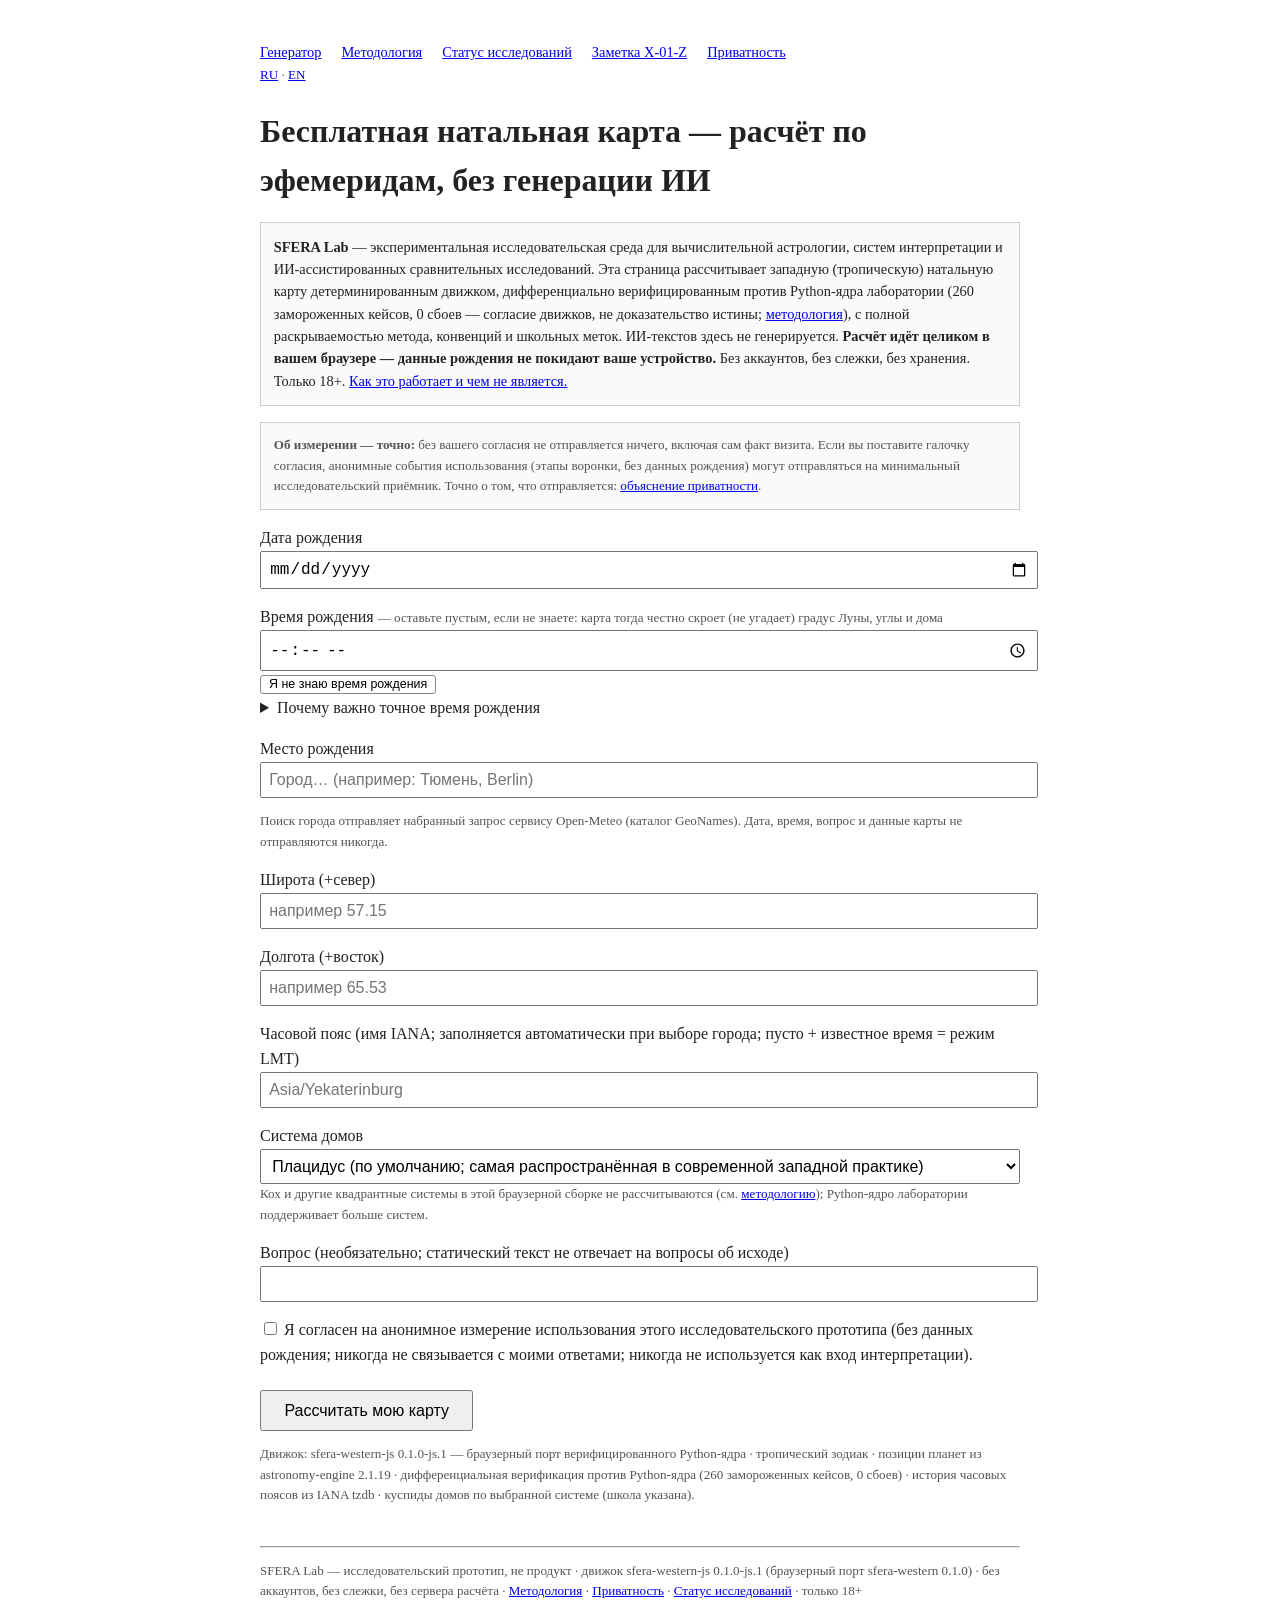
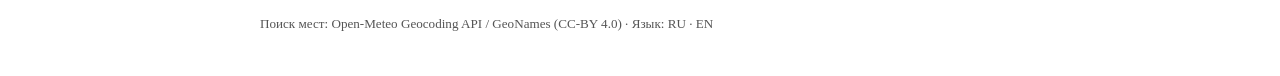
<file: index.html>
<!doctype html>
<html lang="ru">
<head>
<meta charset="utf-8">
<meta http-equiv="Content-Security-Policy" content="default-src 'self'; script-src 'self'; style-src 'self' 'unsafe-inline'; img-src 'self' data:; connect-src 'self' https://geocoding-api.open-meteo.com; form-action 'none'; base-uri 'none'">
<meta name="viewport" content="width=device-width,initial-scale=1">
<title>SFERA Lab — бесплатная натальная карта (исследовательский прототип)</title>
<meta name="description" content="Бесплатная западная натальная карта, рассчитываемая в вашем браузере детерминированным движком (дифференциально верифицирован против Python-ядра лаборатории — согласие, не доказательство истины). Исследовательский прототип: без аккаунтов, без слежки, без хранения.">
<link rel="canonical" href="https://aivanizki-bit.github.io/sfera-lab/">
<link rel="alternate" hreflang="ru" href="https://aivanizki-bit.github.io/sfera-lab/index.html">
<link rel="alternate" hreflang="en" href="https://aivanizki-bit.github.io/sfera-lab/en/index.html">
<meta property="og:title" content="SFERA Lab — бесплатная натальная карта (исследовательский прототип)">
<meta property="og:description" content="Бесплатная западная натальная карта, рассчитываемая в вашем браузере детерминированным движком (дифференциально верифицирован против Python-ядра лаборатории — согласие, не доказательство истины). Исследовательский прототип: без аккаунтов, без слежки, без хранения.">
<meta property="og:url" content="https://aivanizki-bit.github.io/sfera-lab/">
<meta property="og:type" content="website">
<meta name="twitter:card" content="summary">
<link rel="icon" href="favicon.svg" type="image/svg+xml">
<link rel="stylesheet" href="css/site.css">
</head>
<body>
<nav><a href="index.html">Генератор</a>  <a href="about.html">Методология</a>  <a href="lab-status.html">Статус исследований</a>  <a href="research/x01z.html">Заметка X-01-Z</a>  <a href="privacy.html">Приватность</a></nav>
<div class="lang-switch small"><a href="https://aivanizki-bit.github.io/sfera-lab/index.html" class="cur">RU</a> · <a href="https://aivanizki-bit.github.io/sfera-lab/en/index.html">EN</a></div>

<h1>Бесплатная натальная карта — расчёт по эфемеридам, без генерации ИИ</h1>
<div class="disc"><b>SFERA Lab</b> — экспериментальная исследовательская среда для вычислительной астрологии, систем интерпретации и ИИ-ассистированных сравнительных исследований. Эта страница рассчитывает западную (тропическую) натальную карту детерминированным движком, дифференциально верифицированным против Python-ядра лаборатории (260 замороженных кейсов, 0 сбоев — согласие движков, не доказательство истины; <a href="about.html">методология</a>), с полной раскрываемостью метода, конвенций и школьных меток. ИИ-текстов здесь не генерируется. <b>Расчёт идёт целиком в вашем браузере — данные рождения не покидают ваше устройство.</b> Без аккаунтов, без слежки, без хранения. Только 18+. <a href="about.html">Как это работает и чем не является.</a></div>
<div class="disc small"><b>Об измерении — точно:</b> без вашего согласия не отправляется ничего, включая сам факт визита. Если вы поставите галочку согласия, анонимные события использования (этапы воронки, без данных рождения) могут отправляться на минимальный исследовательский приёмник. Точно о том, что отправляется: <a href="privacy.html">объяснение приватности</a>.</div>
<form id="chart-form">
<label>Дата рождения <input id="date" name="date" type="date" required min="1800-01-01" max="2039-12-31"></label>
<label>Время рождения <span class="small">— оставьте пустым, если не знаете: карта тогда честно скроет (не угадает) градус Луны, углы и дома</span>
<input id="time" name="time" type="time"></label>
<button type="button" id="unknown-time" class="chip">Я не знаю время рождения</button>
<details class="edu"><summary>Почему важно точное время рождения</summary><p class="small">Асцендент, MC и куспиды домов смещаются примерно каждые 4 минуты времени рождения, поэтому без точного времени они неопределимы. Положения планет в знаках за сутки меняются мало. Если время неизвестно — не придумывайте его: инструмент честно скроет то, что без времени рассчитать нельзя (градус Луны, углы, дома), и покажет то, что можно (планеты в знаках, аспекты между планетами).</p></details>
<label>Место рождения
<input id="city" name="city" type="text" placeholder="Город… (например: Тюмень, Berlin)" autocomplete="off" aria-describedby="city-privacy-note">
<ul id="city-list" hidden></ul>
<div id="city-status" class="city-status" role="status"></div>
<div id="city-privacy-note" class="small">Поиск города отправляет набранный запрос сервису Open-Meteo (каталог GeoNames). Дата, время, вопрос и данные карты не отправляются никогда.</div>
</label>
<label>Широта (+север) <input id="lat" name="lat" type="number" step="0.0001" placeholder="например 57.15"></label>
<label>Долгота (+восток) <input id="lon" name="lon" type="number" step="0.0001" placeholder="например 65.53"></label>
<label>Часовой пояс (имя IANA; заполняется автоматически при выборе города; пусто + известное время = режим LMT)
<input id="tz" name="tz" placeholder="Asia/Yekaterinburg" autocomplete="off"></label>
<label>Система домов <select id="houses" name="houses">
<option value="placidus">Плацидус (по умолчанию; самая распространённая в современной западной практике)</option>
<option value="whole_sign">Целые знаки (практика, восходящая к эллинистической астрологии)</option>
<option value="equal">Равнодомная от Асцендента</option>
</select></label>
<div class="small">Кох и другие квадрантные системы в этой браузерной сборке не рассчитываются (см. <a href="about.html">методологию</a>); Python-ядро лаборатории поддерживает больше систем.</div>
<label>Вопрос (необязательно; статический текст не отвечает на вопросы об исходе)
<input id="question" name="question" maxlength="300"></label>
<label><input id="consent" type="checkbox" style="width:auto"> Я согласен на анонимное измерение использования этого исследовательского прототипа (без данных рождения; никогда не связывается с моими ответами; никогда не используется как вход интерпретации).</label>
<button type="submit">Рассчитать мою карту</button>
</form>
<div id="result" aria-live="polite"></div>
<p class="small">Движок: sfera-western-js 0.1.0-js.1 — браузерный порт верифицированного Python-ядра · тропический зодиак · позиции планет из astronomy-engine 2.1.19 · дифференциальная верификация против Python-ядра (260 замороженных кейсов, 0 сбоев) · история часовых поясов из IANA tzdb · куспиды домов по выбранной системе (школа указана).</p>
<footer>
<hr>
<p class="small">SFERA Lab — исследовательский прототип, не продукт · движок sfera-western-js 0.1.0-js.1 (браузерный порт sfera-western 0.1.0) · без аккаунтов, без слежки, без сервера расчёта · <a href="about.html">Методология</a> · <a href="privacy.html">Приватность</a> · <a href="lab-status.html">Статус исследований</a> · только 18+</p>
<p class="small">Поиск мест: Open-Meteo Geocoding API / GeoNames (CC-BY 4.0) · Язык: RU · EN</p>
</footer>
<script src="js/astronomy.browser.min.js" integrity="sha384-LTVHvxfbG3XHla4Lu0C0s9U18B2sBOuzJIeOoVHm2t05SOOORvMbBMEVjXrGau9g" crossorigin="anonymous"></script>
<script src="js/sfera_engine.js" integrity="sha384-KIATxuj5k4JMF1giAWqOHjr19UPkKPYPuQefKx5R+RgIFrTwOxZ0afq+CdrvsyRZ" crossorigin="anonymous"></script>
<script src="js/telemetry_config.js" integrity="sha384-8AUZLrIeW+tw/q3HrUzURcpvlZ0y8GVWcr1Aydgn6uV/kzaFj8cknkIzP+9DHNjK" crossorigin="anonymous"></script>
<script src="js/telemetry.js" integrity="sha384-HJe38uODgSvCQHh/d24Jyy6nQAyTenlsqLNq8i+uJn9Eg3KYOWyNeFivhIGvLIoK" crossorigin="anonymous"></script>
<script src="js/places.js" integrity="sha384-shFYHfHngnt6U8LUBe6HHNXgyCa4XeDaJeDT1rKSFeUBRWlBTmIAYJW4fWk6oTTO" crossorigin="anonymous"></script>
<script src="js/reading2.js" integrity="sha384-+v7lq2r8WhoQGrgeQcSr1Y6F+1oKHsDmJmG3MbY7LjR56n8/7xzpBkK7oS3Ri09M" crossorigin="anonymous"></script>
<script src="js/app.js" integrity="sha384-QB+GfQnBYEeeAZuoGnd7PxzBF7v8IYG62VTY8pzAcTWHHrcAIBmvAToAA4vU+RSC" crossorigin="anonymous"></script>
</body>
</html>
</file>
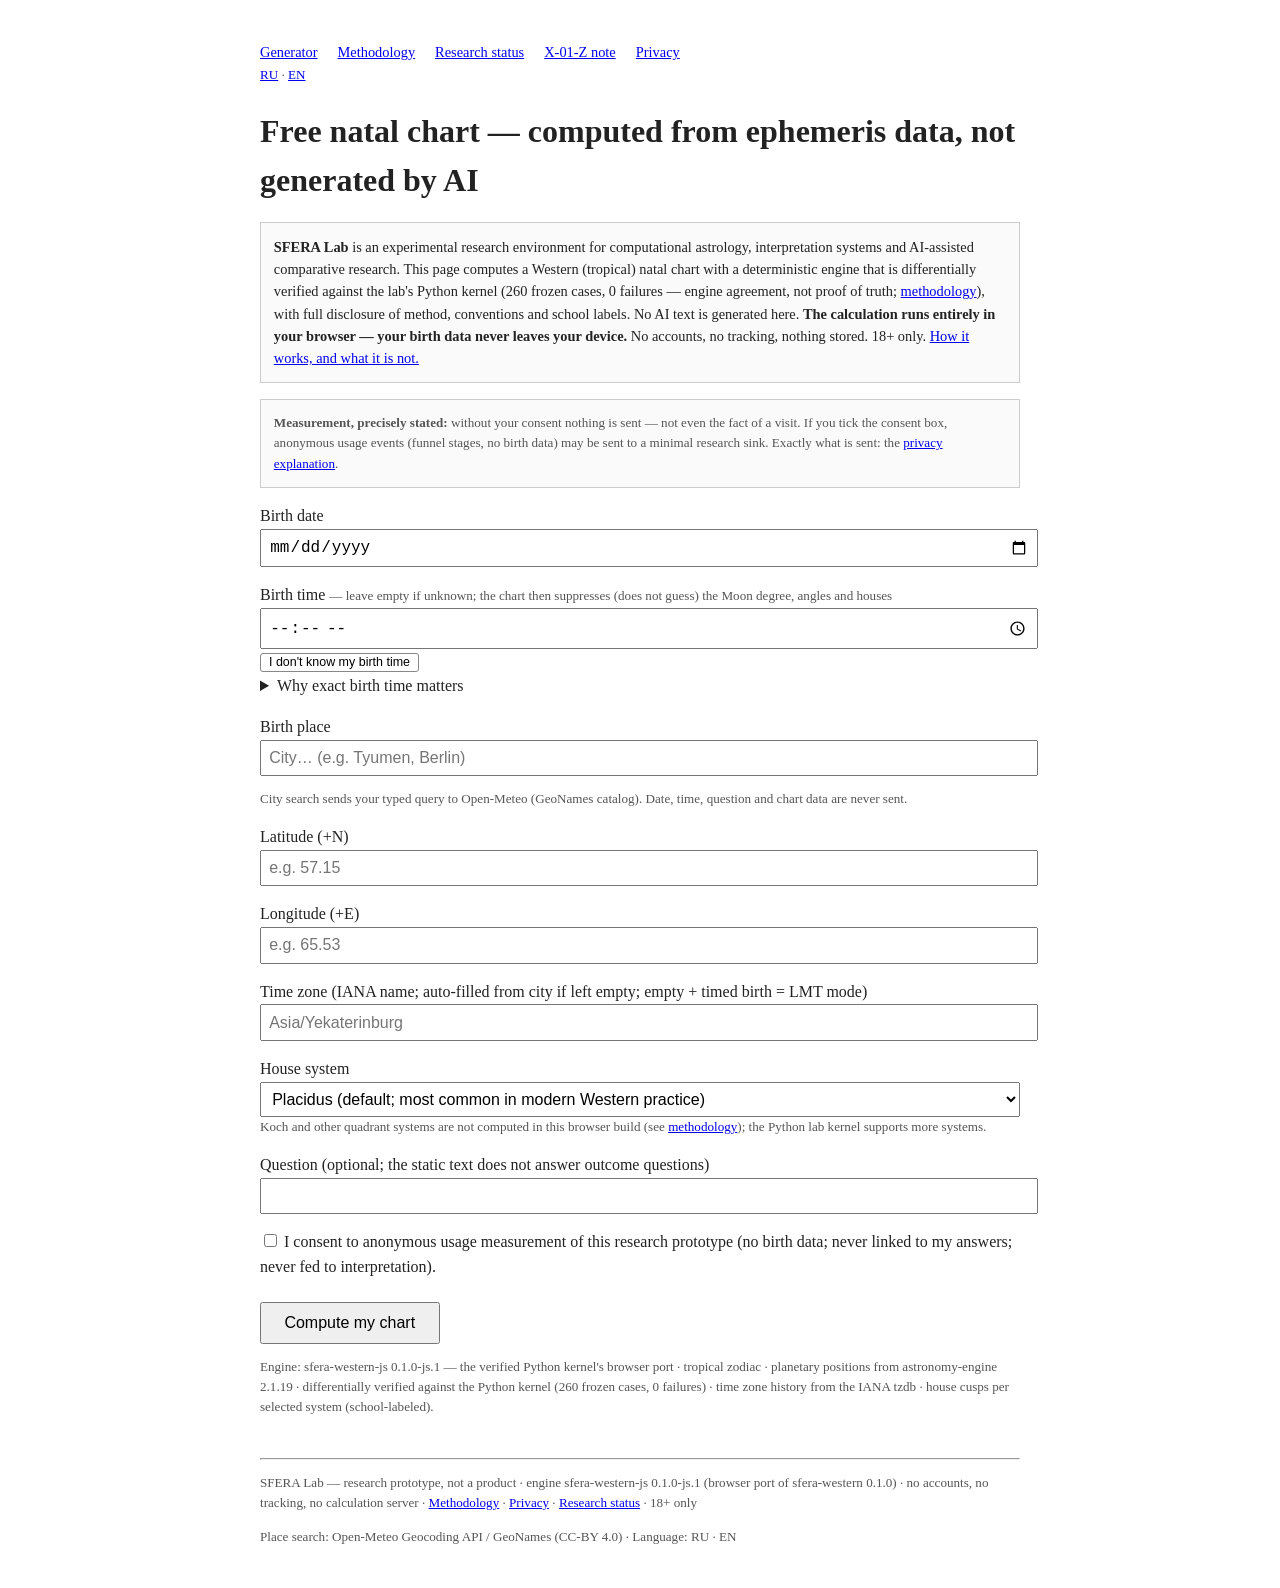
<file: en/index.html>
<!doctype html>
<html lang="en">
<head>
<meta charset="utf-8">
<meta http-equiv="Content-Security-Policy" content="default-src 'self'; script-src 'self'; style-src 'self' 'unsafe-inline'; img-src 'self' data:; connect-src 'self' https://geocoding-api.open-meteo.com; form-action 'none'; base-uri 'none'">
<meta name="viewport" content="width=device-width,initial-scale=1">
<title>SFERA Lab — Free Natal Chart (Research Prototype)</title>
<meta name="description" content="A free Western natal chart computed in your browser by a deterministic engine (differentially verified against the lab&#x27;s Python kernel — agreement, not proof of truth). Research prototype: no accounts, no tracking, nothing stored.">
<link rel="canonical" href="https://aivanizki-bit.github.io/sfera-lab/en/index.html">
<link rel="alternate" hreflang="ru" href="https://aivanizki-bit.github.io/sfera-lab/index.html">
<link rel="alternate" hreflang="en" href="https://aivanizki-bit.github.io/sfera-lab/en/index.html">
<meta property="og:title" content="SFERA Lab — Free Natal Chart (Research Prototype)">
<meta property="og:description" content="A free Western natal chart computed in your browser by a deterministic engine (differentially verified against the lab&#x27;s Python kernel — agreement, not proof of truth). Research prototype: no accounts, no tracking, nothing stored.">
<meta property="og:url" content="https://aivanizki-bit.github.io/sfera-lab/en/index.html">
<meta property="og:type" content="website">
<meta name="twitter:card" content="summary">
<link rel="icon" href="../favicon.svg" type="image/svg+xml">
<link rel="stylesheet" href="../css/site.css">
</head>
<body>
<nav><a href="../index.html">Generator</a>  <a href="../about.html">Methodology</a>  <a href="../lab-status.html">Research status</a>  <a href="../research/x01z.html">X-01-Z note</a>  <a href="../privacy.html">Privacy</a></nav>
<div class="lang-switch small"><a href="https://aivanizki-bit.github.io/sfera-lab/index.html">RU</a> · <a href="https://aivanizki-bit.github.io/sfera-lab/en/index.html" class="cur">EN</a></div>

<h1>Free natal chart — computed from ephemeris data, not generated by AI</h1>
<div class="disc"><b>SFERA Lab</b> is an experimental research environment for computational astrology, interpretation systems and AI-assisted comparative research. This page computes a Western (tropical) natal chart with a deterministic engine that is differentially verified against the lab's Python kernel (260 frozen cases, 0 failures — engine agreement, not proof of truth; <a href="about.html">methodology</a>), with full disclosure of method, conventions and school labels. No AI text is generated here. <b>The calculation runs entirely in your browser — your birth data never leaves your device.</b> No accounts, no tracking, nothing stored. 18+ only. <a href="about.html">How it works, and what it is not.</a></div>
<div class="disc small"><b>Measurement, precisely stated:</b> without your consent nothing is sent — not even the fact of a visit. If you tick the consent box, anonymous usage events (funnel stages, no birth data) may be sent to a minimal research sink. Exactly what is sent: the <a href="privacy.html">privacy explanation</a>.</div>
<form id="chart-form">
<label>Birth date <input id="date" name="date" type="date" required min="1800-01-01" max="2039-12-31"></label>
<label>Birth time <span class="small">— leave empty if unknown; the chart then suppresses (does not guess) the Moon degree, angles and houses</span>
<input id="time" name="time" type="time"></label>
<button type="button" id="unknown-time" class="chip">I don't know my birth time</button>
<details class="edu"><summary>Why exact birth time matters</summary><p class="small">The Ascendant, MC and house cusps shift roughly every 4 minutes of birth time, so they cannot be determined without it. Planets' positions within signs barely move during a day. If you don't know the time, don't invent one: the tool will honestly hide what cannot be computed without it (Moon degree, angles, houses) and show what can (planets in signs, planetary aspects).</p></details>
<label>Birth place
<input id="city" name="city" type="text" placeholder="City… (e.g. Tyumen, Berlin)" autocomplete="off" aria-describedby="city-privacy-note">
<ul id="city-list" hidden></ul>
<div id="city-status" class="city-status" role="status"></div>
<div id="city-privacy-note" class="small">City search sends your typed query to Open-Meteo (GeoNames catalog). Date, time, question and chart data are never sent.</div>
</label>
<label>Latitude (+N) <input id="lat" name="lat" type="number" step="0.0001" placeholder="e.g. 57.15"></label>
<label>Longitude (+E) <input id="lon" name="lon" type="number" step="0.0001" placeholder="e.g. 65.53"></label>
<label>Time zone (IANA name; auto-filled from city if left empty; empty + timed birth = LMT mode)
<input id="tz" name="tz" placeholder="Asia/Yekaterinburg" autocomplete="off"></label>
<label>House system <select id="houses" name="houses">
<option value="placidus">Placidus (default; most common in modern Western practice)</option>
<option value="whole_sign">Whole-sign (Hellenistic-derived practice)</option>
<option value="equal">Equal (ASC-centered)</option>
</select></label>
<div class="small">Koch and other quadrant systems are not computed in this browser build (see <a href="about.html">methodology</a>); the Python lab kernel supports more systems.</div>
<label>Question (optional; the static text does not answer outcome questions)
<input id="question" name="question" maxlength="300"></label>
<label><input id="consent" type="checkbox" style="width:auto"> I consent to anonymous usage measurement of this research prototype (no birth data; never linked to my answers; never fed to interpretation).</label>
<button type="submit">Compute my chart</button>
</form>
<div id="result" aria-live="polite"></div>
<p class="small">Engine: sfera-western-js 0.1.0-js.1 — the verified Python kernel's browser port · tropical zodiac · planetary positions from astronomy-engine 2.1.19 · differentially verified against the Python kernel (260 frozen cases, 0 failures) · time zone history from the IANA tzdb · house cusps per selected system (school-labeled).</p>
<footer>
<hr>
<p class="small">SFERA Lab — research prototype, not a product · engine sfera-western-js 0.1.0-js.1 (browser port of sfera-western 0.1.0) · no accounts, no tracking, no calculation server · <a href="../about.html">Methodology</a> · <a href="../privacy.html">Privacy</a> · <a href="../lab-status.html">Research status</a> · 18+ only</p>
<p class="small">Place search: Open-Meteo Geocoding API / GeoNames (CC-BY 4.0) · Language: RU · EN</p>
</footer>
<script src="../js/astronomy.browser.min.js" integrity="sha384-LTVHvxfbG3XHla4Lu0C0s9U18B2sBOuzJIeOoVHm2t05SOOORvMbBMEVjXrGau9g" crossorigin="anonymous"></script>
<script src="../js/sfera_engine.js" integrity="sha384-KIATxuj5k4JMF1giAWqOHjr19UPkKPYPuQefKx5R+RgIFrTwOxZ0afq+CdrvsyRZ" crossorigin="anonymous"></script>
<script src="../js/telemetry_config.js" integrity="sha384-8AUZLrIeW+tw/q3HrUzURcpvlZ0y8GVWcr1Aydgn6uV/kzaFj8cknkIzP+9DHNjK" crossorigin="anonymous"></script>
<script src="../js/telemetry.js" integrity="sha384-HJe38uODgSvCQHh/d24Jyy6nQAyTenlsqLNq8i+uJn9Eg3KYOWyNeFivhIGvLIoK" crossorigin="anonymous"></script>
<script src="../js/places.js" integrity="sha384-shFYHfHngnt6U8LUBe6HHNXgyCa4XeDaJeDT1rKSFeUBRWlBTmIAYJW4fWk6oTTO" crossorigin="anonymous"></script>
<script src="../js/reading2.js" integrity="sha384-+v7lq2r8WhoQGrgeQcSr1Y6F+1oKHsDmJmG3MbY7LjR56n8/7xzpBkK7oS3Ri09M" crossorigin="anonymous"></script>
<script src="../js/app.js" integrity="sha384-QB+GfQnBYEeeAZuoGnd7PxzBF7v8IYG62VTY8pzAcTWHHrcAIBmvAToAA4vU+RSC" crossorigin="anonymous"></script>
</body>
</html>
</file>
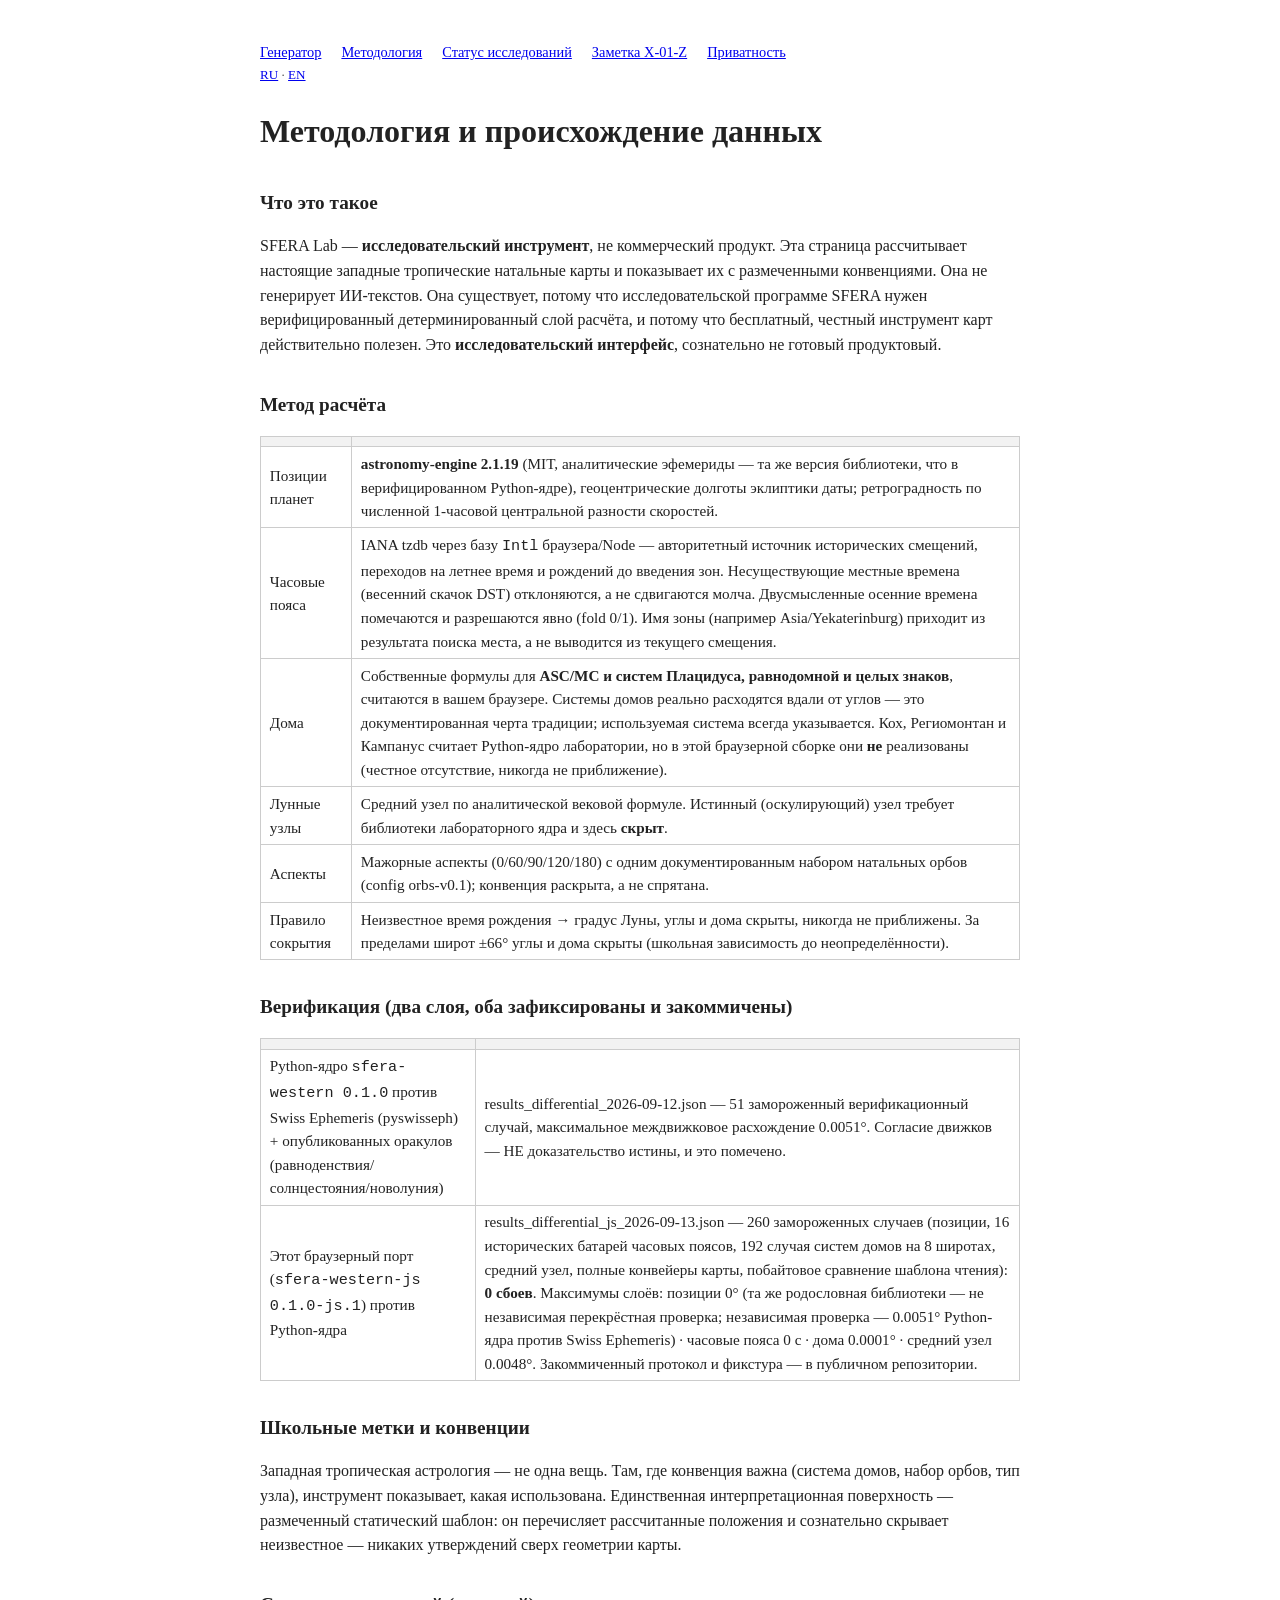
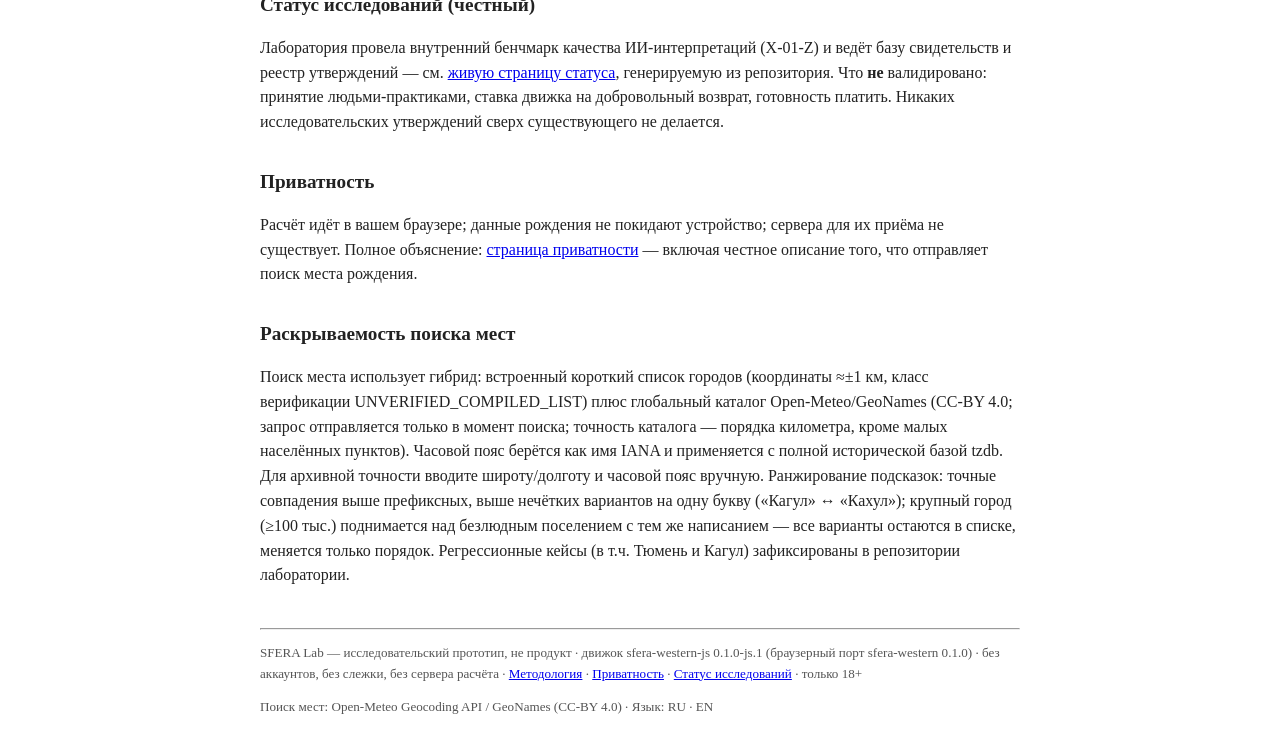
<file: about.html>
<!doctype html>
<html lang="ru">
<head>
<meta charset="utf-8">
<meta http-equiv="Content-Security-Policy" content="default-src 'self'; script-src 'self'; style-src 'self' 'unsafe-inline'; img-src 'self' data:; connect-src 'self' https://geocoding-api.open-meteo.com; form-action 'none'; base-uri 'none'">
<meta name="viewport" content="width=device-width,initial-scale=1">
<title>SFERA Lab — методология и происхождение данных</title>
<meta name="description" content="Метод расчёта, конвенции, двухслойная верификация, школьные метки и честные ограничения генератора натальных карт SFERA Lab.">
<link rel="canonical" href="https://aivanizki-bit.github.io/sfera-lab/about.html">
<link rel="alternate" hreflang="ru" href="https://aivanizki-bit.github.io/sfera-lab/about.html">
<link rel="alternate" hreflang="en" href="https://aivanizki-bit.github.io/sfera-lab/en/about.html">
<meta property="og:title" content="SFERA Lab — методология и происхождение данных">
<meta property="og:description" content="Метод расчёта, конвенции, двухслойная верификация, школьные метки и честные ограничения генератора натальных карт SFERA Lab.">
<meta property="og:url" content="https://aivanizki-bit.github.io/sfera-lab/about.html">
<meta property="og:type" content="website">
<meta name="twitter:card" content="summary">
<link rel="icon" href="favicon.svg" type="image/svg+xml">
<link rel="stylesheet" href="css/site.css">
</head>
<body>
<nav><a href="index.html">Генератор</a>  <a href="about.html">Методология</a>  <a href="lab-status.html">Статус исследований</a>  <a href="research/x01z.html">Заметка X-01-Z</a>  <a href="privacy.html">Приватность</a></nav>
<div class="lang-switch small"><a href="https://aivanizki-bit.github.io/sfera-lab/about.html" class="cur">RU</a> · <a href="https://aivanizki-bit.github.io/sfera-lab/en/about.html">EN</a></div>

<h1>Методология и происхождение данных</h1>
<h2>Что это такое</h2>
<p>SFERA Lab — <b>исследовательский инструмент</b>, не коммерческий продукт. Эта страница рассчитывает настоящие западные тропические натальные карты и показывает их с размеченными конвенциями. Она не генерирует ИИ-текстов. Она существует, потому что исследовательской программе SFERA нужен верифицированный детерминированный слой расчёта, и потому что бесплатный, честный инструмент карт действительно полезен. Это <b>исследовательский интерфейс</b>, сознательно не готовый продуктовый.</p>
<h2>Метод расчёта</h2>
<table>
<tr><th></th><th></th></tr>
<tr><td>Позиции планет</td><td><b>astronomy-engine 2.1.19</b> (MIT, аналитические эфемериды — та же версия библиотеки, что в верифицированном Python-ядре), геоцентрические долготы эклиптики даты; ретроградность по численной 1-часовой центральной разности скоростей.</td></tr><tr><td>Часовые пояса</td><td>IANA tzdb через базу <code>Intl</code> браузера/Node — авторитетный источник исторических смещений, переходов на летнее время и рождений до введения зон. Несуществующие местные времена (весенний скачок DST) отклоняются, а не сдвигаются молча. Двусмысленные осенние времена помечаются и разрешаются явно (fold 0/1). Имя зоны (например Asia/Yekaterinburg) приходит из результата поиска места, а не выводится из текущего смещения.</td></tr><tr><td>Дома</td><td>Собственные формулы для <b>ASC/MC и систем Плацидуса, равнодомной и целых знаков</b>, считаются в вашем браузере. Системы домов реально расходятся вдали от углов — это документированная черта традиции; используемая система всегда указывается. Кох, Региомонтан и Кампанус считает Python-ядро лаборатории, но в этой браузерной сборке они <b>не</b> реализованы (честное отсутствие, никогда не приближение).</td></tr><tr><td>Лунные узлы</td><td>Средний узел по аналитической вековой формуле. Истинный (оскулирующий) узел требует библиотеки лабораторного ядра и здесь <b>скрыт</b>.</td></tr><tr><td>Аспекты</td><td>Мажорные аспекты (0/60/90/120/180) с одним документированным набором натальных орбов (config orbs-v0.1); конвенция раскрыта, а не спрятана.</td></tr><tr><td>Правило сокрытия</td><td>Неизвестное время рождения → градус Луны, углы и дома скрыты, никогда не приближены. За пределами широт ±66° углы и дома скрыты (школьная зависимость до неопределённости).</td></tr>
</table>
<h2>Верификация (два слоя, оба зафиксированы и закоммичены)</h2>
<table>
<tr><th></th><th></th></tr>
<tr><td>Python-ядро <code>sfera-western 0.1.0</code> против Swiss Ephemeris (pyswisseph) + опубликованных оракулов (равноденствия/солнцестояния/новолуния)</td>
<td>results_differential_2026-09-12.json — 51 замороженный верификационный случай, максимальное междвижковое расхождение 0.0051°. Согласие движков — НЕ доказательство истины, и это помечено.</td></tr>
<tr><td>Этот браузерный порт (<code>sfera-western-js 0.1.0-js.1</code>) против Python-ядра</td>
<td>results_differential_js_2026-09-13.json — 260 замороженных случаев (позиции, 16 исторических батарей часовых поясов, 192 случая систем домов на 8 широтах, средний узел, полные конвейеры карты, побайтовое сравнение шаблона чтения): <b>0 сбоев</b>. Максимумы слоёв: позиции 0° (та же родословная библиотеки — не независимая перекрёстная проверка; независимая проверка — 0.0051° Python-ядра против Swiss Ephemeris) · часовые пояса 0 с · дома 0.0001° · средний узел 0.0048°. Закоммиченный протокол и фикстура — в публичном репозитории.</td></tr>
</table>
<h2>Школьные метки и конвенции</h2>
<p>Западная тропическая астрология — не одна вещь. Там, где конвенция важна (система домов, набор орбов, тип узла), инструмент показывает, какая использована. Единственная интерпретационная поверхность — размеченный статический шаблон: он перечисляет рассчитанные положения и сознательно скрывает неизвестное — никаких утверждений сверх геометрии карты.</p>
<h2>Статус исследований (честный)</h2>
<p>Лаборатория провела внутренний бенчмарк качества ИИ-интерпретаций (X-01-Z) и ведёт базу свидетельств и реестр утверждений — см. <a href="lab-status.html">живую страницу статуса</a>, генерируемую из репозитория. Что <b>не</b> валидировано: принятие людьми-практиками, ставка движка на добровольный возврат, готовность платить. Никаких исследовательских утверждений сверх существующего не делается.</p>
<h2>Приватность</h2>
<p>Расчёт идёт в вашем браузере; данные рождения не покидают устройство; сервера для их приёма не существует. Полное объяснение: <a href="privacy.html">страница приватности</a> — включая честное описание того, что отправляет поиск места рождения.</p>
<h2>Раскрываемость поиска мест</h2>
<p>Поиск места использует гибрид: встроенный короткий список городов (координаты ≈±1 км, класс верификации UNVERIFIED_COMPILED_LIST) плюс глобальный каталог Open-Meteo/GeoNames (CC-BY 4.0; запрос отправляется только в момент поиска; точность каталога — порядка километра, кроме малых населённых пунктов). Часовой пояс берётся как имя IANA и применяется с полной исторической базой tzdb. Для архивной точности вводите широту/долготу и часовой пояс вручную. Ранжирование подсказок: точные совпадения выше префиксных, выше нечётких вариантов на одну букву («Кагул» ↔ «Кахул»); крупный город (≥100 тыс.) поднимается над безлюдным поселением с тем же написанием — все варианты остаются в списке, меняется только порядок. Регрессионные кейсы (в т.ч. Тюмень и Кагул) зафиксированы в репозитории лаборатории.</p>
<footer>
<hr>
<p class="small">SFERA Lab — исследовательский прототип, не продукт · движок sfera-western-js 0.1.0-js.1 (браузерный порт sfera-western 0.1.0) · без аккаунтов, без слежки, без сервера расчёта · <a href="about.html">Методология</a> · <a href="privacy.html">Приватность</a> · <a href="lab-status.html">Статус исследований</a> · только 18+</p>
<p class="small">Поиск мест: Open-Meteo Geocoding API / GeoNames (CC-BY 4.0) · Язык: RU · EN</p>
</footer>
<script src="js/astronomy.browser.min.js" integrity="sha384-LTVHvxfbG3XHla4Lu0C0s9U18B2sBOuzJIeOoVHm2t05SOOORvMbBMEVjXrGau9g" crossorigin="anonymous"></script>
<script src="js/sfera_engine.js" integrity="sha384-KIATxuj5k4JMF1giAWqOHjr19UPkKPYPuQefKx5R+RgIFrTwOxZ0afq+CdrvsyRZ" crossorigin="anonymous"></script>
<script src="js/telemetry_config.js" integrity="sha384-8AUZLrIeW+tw/q3HrUzURcpvlZ0y8GVWcr1Aydgn6uV/kzaFj8cknkIzP+9DHNjK" crossorigin="anonymous"></script>
<script src="js/telemetry.js" integrity="sha384-HJe38uODgSvCQHh/d24Jyy6nQAyTenlsqLNq8i+uJn9Eg3KYOWyNeFivhIGvLIoK" crossorigin="anonymous"></script>
<script src="js/places.js" integrity="sha384-shFYHfHngnt6U8LUBe6HHNXgyCa4XeDaJeDT1rKSFeUBRWlBTmIAYJW4fWk6oTTO" crossorigin="anonymous"></script>
<script src="js/reading2.js" integrity="sha384-+v7lq2r8WhoQGrgeQcSr1Y6F+1oKHsDmJmG3MbY7LjR56n8/7xzpBkK7oS3Ri09M" crossorigin="anonymous"></script>
<script src="js/app.js" integrity="sha384-QB+GfQnBYEeeAZuoGnd7PxzBF7v8IYG62VTY8pzAcTWHHrcAIBmvAToAA4vU+RSC" crossorigin="anonymous"></script>
</body>
</html>
</file>
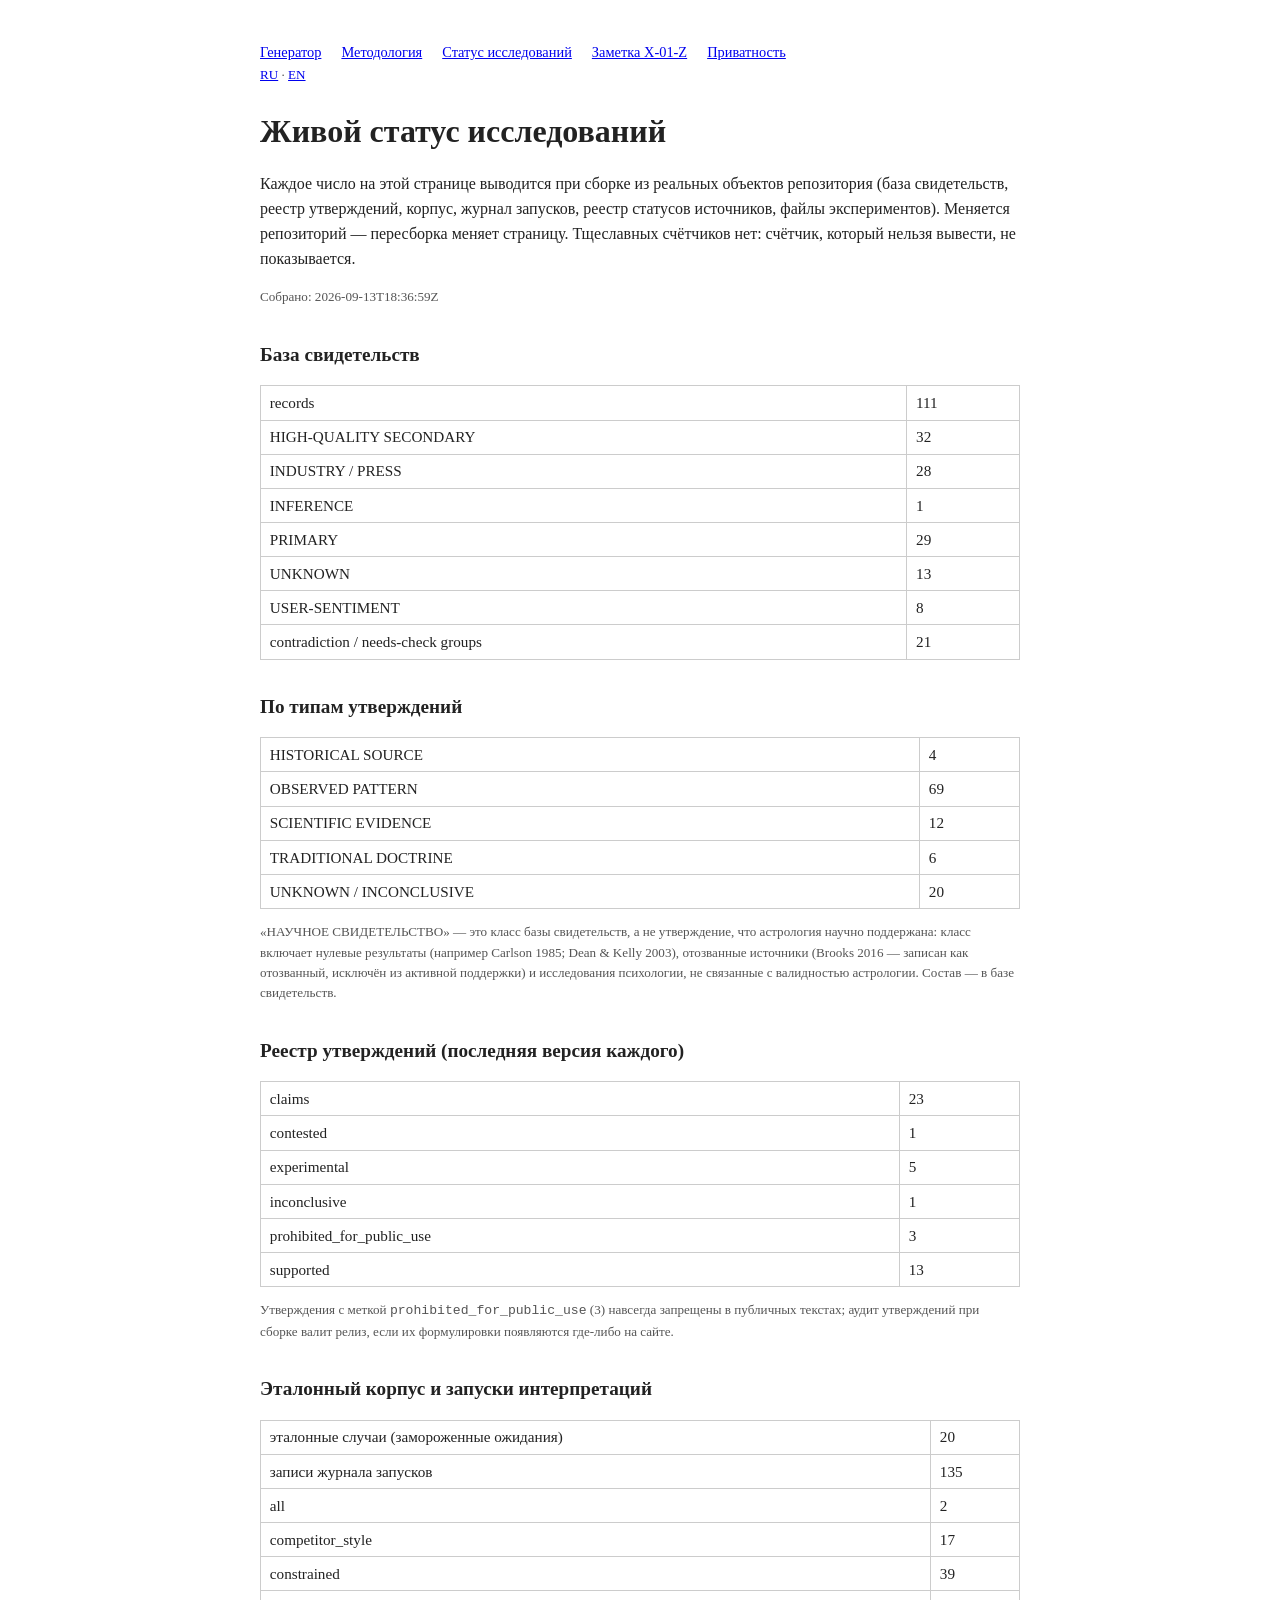
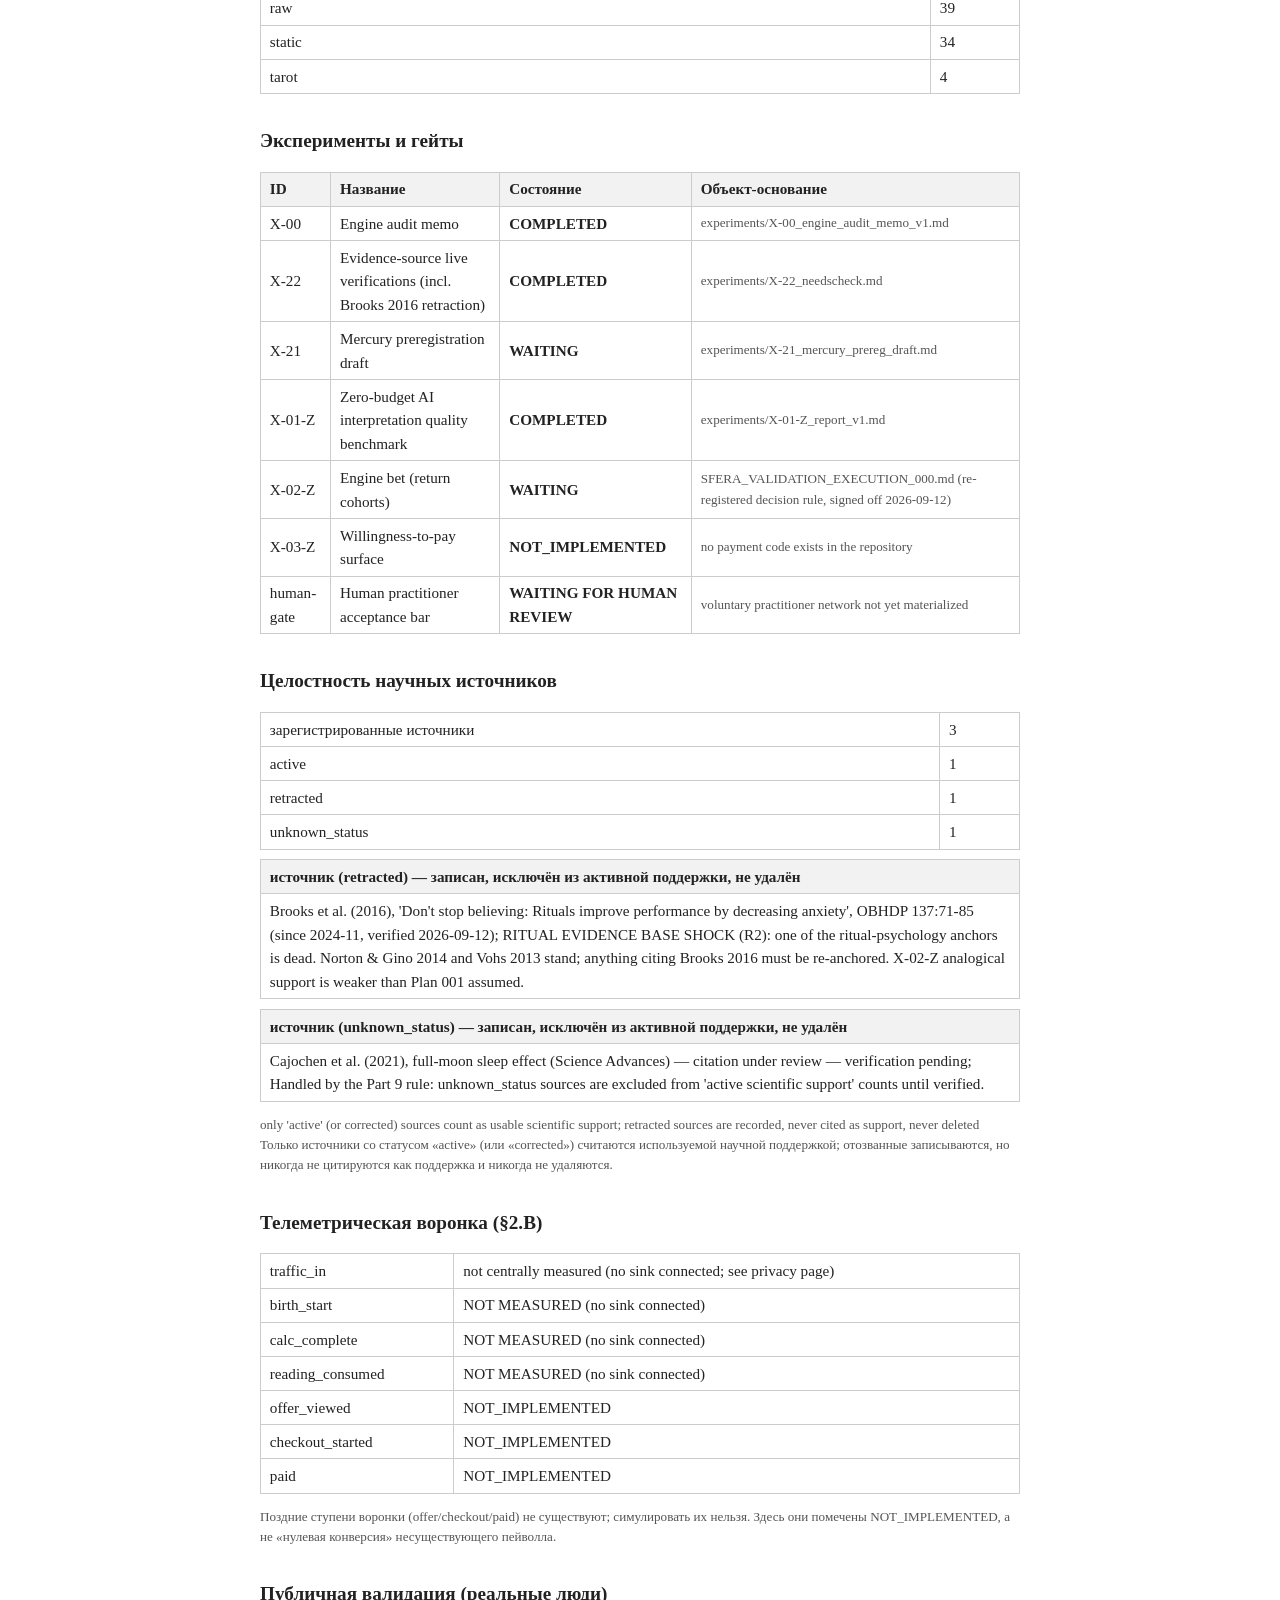
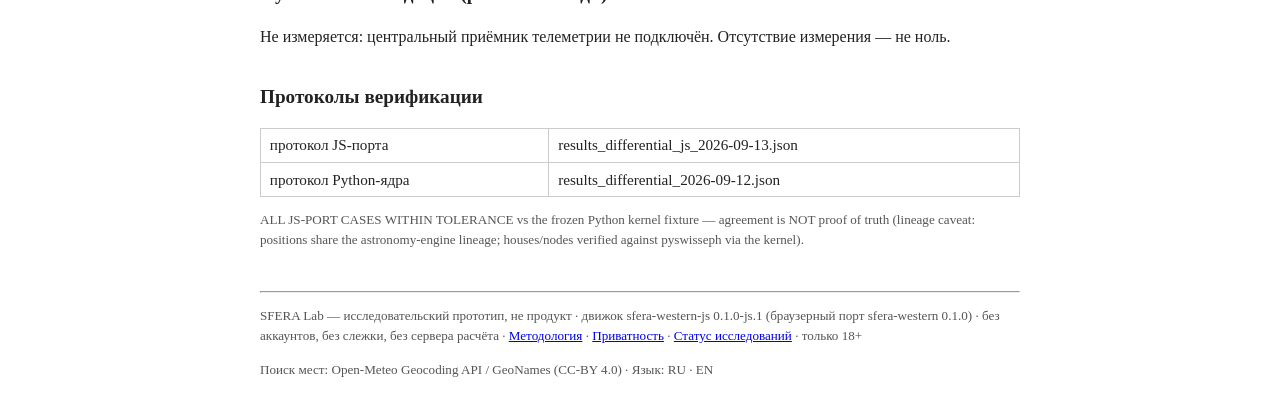
<file: lab-status.html>
<!doctype html>
<html lang="ru">
<head>
<meta charset="utf-8">
<meta http-equiv="Content-Security-Policy" content="default-src 'self'; script-src 'self'; style-src 'self' 'unsafe-inline'; img-src 'self' data:; connect-src 'self' https://geocoding-api.open-meteo.com; form-action 'none'; base-uri 'none'">
<meta name="viewport" content="width=device-width,initial-scale=1">
<title>SFERA Lab — живой статус исследований</title>
<meta name="description" content="Счётчики в реальном времени из репозитория SFERA Lab: база свидетельств, реестр утверждений, эталонный корпус, состояния экспериментов, целостность научных источников.">
<link rel="canonical" href="https://aivanizki-bit.github.io/sfera-lab/lab-status.html">
<link rel="alternate" hreflang="ru" href="https://aivanizki-bit.github.io/sfera-lab/lab-status.html">
<link rel="alternate" hreflang="en" href="https://aivanizki-bit.github.io/sfera-lab/en/lab-status.html">
<meta property="og:title" content="SFERA Lab — живой статус исследований">
<meta property="og:description" content="Счётчики в реальном времени из репозитория SFERA Lab: база свидетельств, реестр утверждений, эталонный корпус, состояния экспериментов, целостность научных источников.">
<meta property="og:url" content="https://aivanizki-bit.github.io/sfera-lab/lab-status.html">
<meta property="og:type" content="website">
<meta name="twitter:card" content="summary">
<link rel="icon" href="favicon.svg" type="image/svg+xml">
<link rel="stylesheet" href="css/site.css">
</head>
<body>
<nav><a href="index.html">Генератор</a>  <a href="about.html">Методология</a>  <a href="lab-status.html">Статус исследований</a>  <a href="research/x01z.html">Заметка X-01-Z</a>  <a href="privacy.html">Приватность</a></nav>
<div class="lang-switch small"><a href="https://aivanizki-bit.github.io/sfera-lab/lab-status.html" class="cur">RU</a> · <a href="https://aivanizki-bit.github.io/sfera-lab/en/lab-status.html">EN</a></div>

<h1>Живой статус исследований</h1>
<p>Каждое число на этой странице выводится при сборке из реальных объектов репозитория (база свидетельств, реестр утверждений, корпус, журнал запусков, реестр статусов источников, файлы экспериментов). Меняется репозиторий — пересборка меняет страницу. Тщеславных счётчиков нет: счётчик, который нельзя вывести, не показывается.</p>
<p class="small">Собрано: 2026-09-13T18:36:59Z</p>

<h2>База свидетельств</h2>
<table><tr><td>records</td><td>111</td></tr><tr><td>HIGH-QUALITY SECONDARY</td><td>32</td></tr><tr><td>INDUSTRY / PRESS</td><td>28</td></tr><tr><td>INFERENCE</td><td>1</td></tr><tr><td>PRIMARY</td><td>29</td></tr><tr><td>UNKNOWN</td><td>13</td></tr><tr><td>USER-SENTIMENT</td><td>8</td></tr><tr><td>contradiction / needs-check groups</td><td>21</td></tr></table>
<h2>По типам утверждений</h2>
<table><tr><td>HISTORICAL SOURCE</td><td>4</td></tr><tr><td>OBSERVED PATTERN</td><td>69</td></tr><tr><td>SCIENTIFIC EVIDENCE</td><td>12</td></tr><tr><td>TRADITIONAL DOCTRINE</td><td>6</td></tr><tr><td>UNKNOWN / INCONCLUSIVE</td><td>20</td></tr></table>
<p class="small">«НАУЧНОЕ СВИДЕТЕЛЬСТВО» — это класс базы свидетельств, а не утверждение, что астрология научно поддержана: класс включает нулевые результаты (например Carlson 1985; Dean & Kelly 2003), отозванные источники (Brooks 2016 — записан как отозванный, исключён из активной поддержки) и исследования психологии, не связанные с валидностью астрологии. Состав — в базе свидетельств.</p>

<h2>Реестр утверждений (последняя версия каждого)</h2>
<table><tr><td>claims</td><td>23</td></tr><tr><td>contested</td><td>1</td></tr><tr><td>experimental</td><td>5</td></tr><tr><td>inconclusive</td><td>1</td></tr><tr><td>prohibited_for_public_use</td><td>3</td></tr><tr><td>supported</td><td>13</td></tr></table>
<p class="small">Утверждения с меткой <code>prohibited_for_public_use</code> (3) навсегда запрещены в публичных текстах; аудит утверждений при сборке валит релиз, если их формулировки появляются где-либо на сайте.</p>

<h2>Эталонный корпус и запуски интерпретаций</h2>
<table><tr><td>эталонные случаи (замороженные ожидания)</td><td>20</td></tr><tr><td>записи журнала запусков</td><td>135</td></tr><tr><td>all</td><td>2</td></tr><tr><td>competitor_style</td><td>17</td></tr><tr><td>constrained</td><td>39</td></tr><tr><td>raw</td><td>39</td></tr><tr><td>static</td><td>34</td></tr><tr><td>tarot</td><td>4</td></tr></table>

<h2>Эксперименты и гейты</h2>
<table><tr><th>ID</th><th>Название</th><th>Состояние</th><th>Объект-основание</th></tr><tr><td>X-00</td><td>Engine audit memo</td><td><b>COMPLETED</b></td><td class='small'>experiments/X-00_engine_audit_memo_v1.md</td></tr><tr><td>X-22</td><td>Evidence-source live verifications (incl. Brooks 2016 retraction)</td><td><b>COMPLETED</b></td><td class='small'>experiments/X-22_needscheck.md</td></tr><tr><td>X-21</td><td>Mercury preregistration draft</td><td><b>WAITING</b></td><td class='small'>experiments/X-21_mercury_prereg_draft.md</td></tr><tr><td>X-01-Z</td><td>Zero-budget AI interpretation quality benchmark</td><td><b>COMPLETED</b></td><td class='small'>experiments/X-01-Z_report_v1.md</td></tr><tr><td>X-02-Z</td><td>Engine bet (return cohorts)</td><td><b>WAITING</b></td><td class='small'>SFERA_VALIDATION_EXECUTION_000.md (re-registered decision rule, signed off 2026-09-12)</td></tr><tr><td>X-03-Z</td><td>Willingness-to-pay surface</td><td><b>NOT_IMPLEMENTED</b></td><td class='small'>no payment code exists in the repository</td></tr><tr><td>human-gate</td><td>Human practitioner acceptance bar</td><td><b>WAITING FOR HUMAN REVIEW</b></td><td class='small'>voluntary practitioner network not yet materialized</td></tr></table>

<h2>Целостность научных источников</h2>
<table><tr><td>зарегистрированные источники</td><td>3</td></tr><tr><td>active</td><td>1</td></tr><tr><td>retracted</td><td>1</td></tr><tr><td>unknown_status</td><td>1</td></tr></table>
<table><tr><th>источник (retracted) — записан, исключён из активной поддержки, не удалён</th></tr><tr><td>Brooks et al. (2016), &#x27;Don&#x27;t stop believing: Rituals improve performance by decreasing anxiety&#x27;, OBHDP 137:71-85 (since 2024-11, verified 2026-09-12); RITUAL EVIDENCE BASE SHOCK (R2): one of the ritual-psychology anchors is dead. Norton &amp; Gino 2014 and Vohs 2013 stand; anything citing Brooks 2016 must be re-anchored. X-02-Z analogical support is weaker than Plan 001 assumed.</td></tr></table><table><tr><th>источник (unknown_status) — записан, исключён из активной поддержки, не удалён</th></tr><tr><td>Cajochen et al. (2021), full-moon sleep effect (Science Advances) — citation under review — verification pending; Handled by the Part 9 rule: unknown_status sources are excluded from &#x27;active scientific support&#x27; counts until verified.</td></tr></table>
<p class="small">only &#x27;active&#x27; (or corrected) sources count as usable scientific support; retracted sources are recorded, never cited as support, never deleted Только источники со статусом «active» (или «corrected») считаются используемой научной поддержкой; отозванные записываются, но никогда не цитируются как поддержка и никогда не удаляются.</p>

<h2>Телеметрическая воронка (§2.B)</h2>
<table><tr><td>traffic_in</td><td>not centrally measured (no sink connected; see privacy page)</td></tr><tr><td>birth_start</td><td>NOT MEASURED (no sink connected)</td></tr><tr><td>calc_complete</td><td>NOT MEASURED (no sink connected)</td></tr><tr><td>reading_consumed</td><td>NOT MEASURED (no sink connected)</td></tr><tr><td>offer_viewed</td><td>NOT_IMPLEMENTED</td></tr><tr><td>checkout_started</td><td>NOT_IMPLEMENTED</td></tr><tr><td>paid</td><td>NOT_IMPLEMENTED</td></tr></table>
<p class="small">Поздние ступени воронки (offer/checkout/paid) не существуют; симулировать их нельзя. Здесь они помечены NOT_IMPLEMENTED, а не «нулевая конверсия» несуществующего пейволла.</p>

<h2>Публичная валидация (реальные люди)</h2>
<p>Не измеряется: центральный приёмник телеметрии не подключён. Отсутствие измерения — не ноль.</p>

<h2>Протоколы верификации</h2>
<table><tr><td>протокол JS-порта</td><td>results_differential_js_2026-09-13.json</td></tr><tr><td>протокол Python-ядра</td><td>results_differential_2026-09-12.json</td></tr></table>
<p class="small">ALL JS-PORT CASES WITHIN TOLERANCE vs the frozen Python kernel fixture — agreement is NOT proof of truth (lineage caveat: positions share the astronomy-engine lineage; houses/nodes verified against pyswisseph via the kernel).</p>
<footer>
<hr>
<p class="small">SFERA Lab — исследовательский прототип, не продукт · движок sfera-western-js 0.1.0-js.1 (браузерный порт sfera-western 0.1.0) · без аккаунтов, без слежки, без сервера расчёта · <a href="about.html">Методология</a> · <a href="privacy.html">Приватность</a> · <a href="lab-status.html">Статус исследований</a> · только 18+</p>
<p class="small">Поиск мест: Open-Meteo Geocoding API / GeoNames (CC-BY 4.0) · Язык: RU · EN</p>
</footer>
<script src="js/astronomy.browser.min.js" integrity="sha384-LTVHvxfbG3XHla4Lu0C0s9U18B2sBOuzJIeOoVHm2t05SOOORvMbBMEVjXrGau9g" crossorigin="anonymous"></script>
<script src="js/sfera_engine.js" integrity="sha384-KIATxuj5k4JMF1giAWqOHjr19UPkKPYPuQefKx5R+RgIFrTwOxZ0afq+CdrvsyRZ" crossorigin="anonymous"></script>
<script src="js/telemetry_config.js" integrity="sha384-8AUZLrIeW+tw/q3HrUzURcpvlZ0y8GVWcr1Aydgn6uV/kzaFj8cknkIzP+9DHNjK" crossorigin="anonymous"></script>
<script src="js/telemetry.js" integrity="sha384-HJe38uODgSvCQHh/d24Jyy6nQAyTenlsqLNq8i+uJn9Eg3KYOWyNeFivhIGvLIoK" crossorigin="anonymous"></script>
<script src="js/places.js" integrity="sha384-shFYHfHngnt6U8LUBe6HHNXgyCa4XeDaJeDT1rKSFeUBRWlBTmIAYJW4fWk6oTTO" crossorigin="anonymous"></script>
<script src="js/reading2.js" integrity="sha384-+v7lq2r8WhoQGrgeQcSr1Y6F+1oKHsDmJmG3MbY7LjR56n8/7xzpBkK7oS3Ri09M" crossorigin="anonymous"></script>
<script src="js/app.js" integrity="sha384-QB+GfQnBYEeeAZuoGnd7PxzBF7v8IYG62VTY8pzAcTWHHrcAIBmvAToAA4vU+RSC" crossorigin="anonymous"></script>
</body>
</html>
</file>
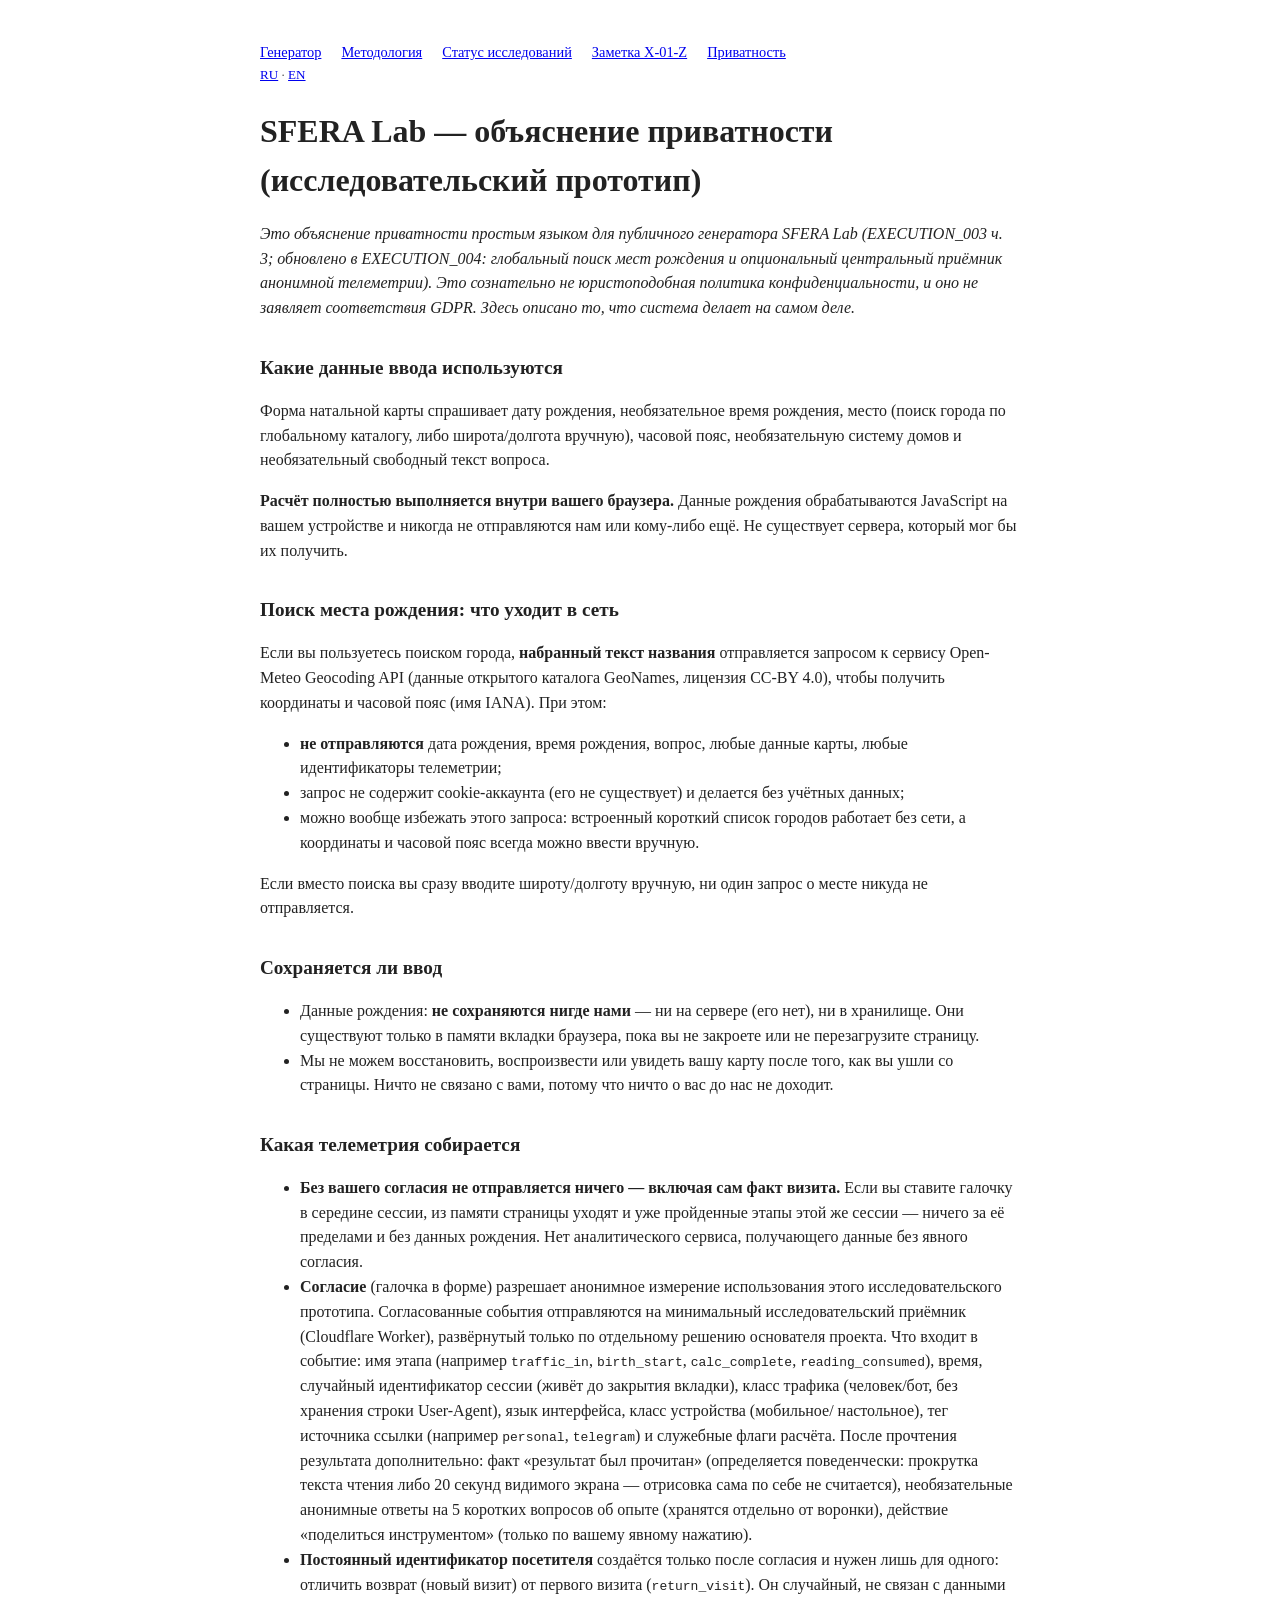
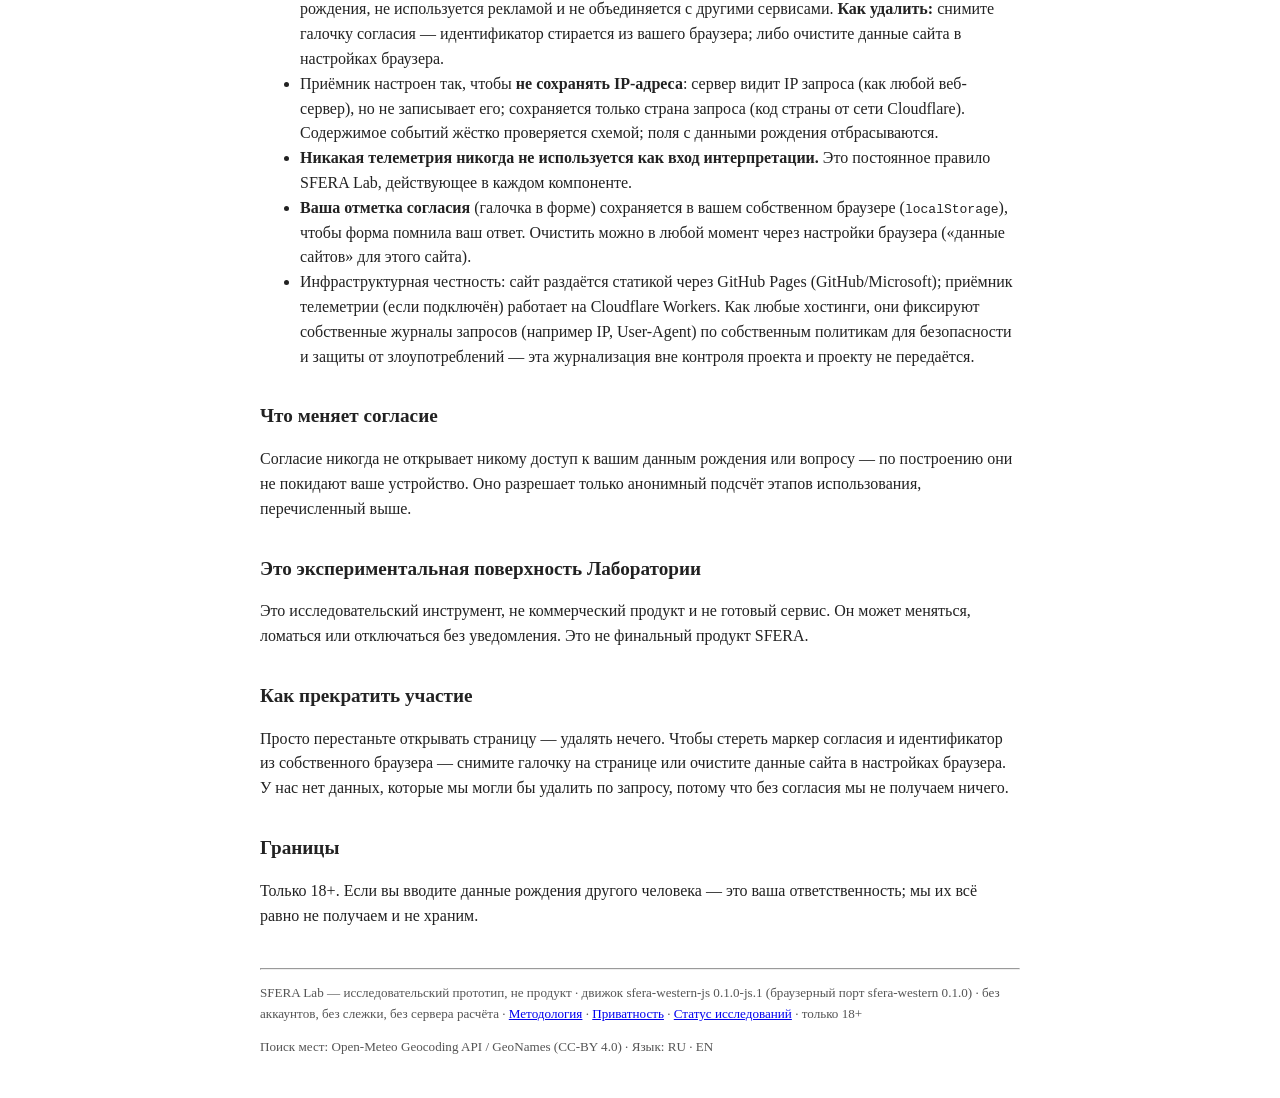
<file: privacy.html>
<!doctype html>
<html lang="ru">
<head>
<meta charset="utf-8">
<meta http-equiv="Content-Security-Policy" content="default-src 'self'; script-src 'self'; style-src 'self' 'unsafe-inline'; img-src 'self' data:; connect-src 'self' https://geocoding-api.open-meteo.com; form-action 'none'; base-uri 'none'">
<meta name="viewport" content="width=device-width,initial-scale=1">
<title>SFERA Lab — приватность (исследовательский прототип)</title>
<meta name="description" content="Что генератор SFERA Lab делает и чего не делает с данными рождения: расчёт только в браузере, честное описание поиска мест и телеметрии по согласию.">
<link rel="canonical" href="https://aivanizki-bit.github.io/sfera-lab/privacy.html">
<link rel="alternate" hreflang="ru" href="https://aivanizki-bit.github.io/sfera-lab/privacy.html">
<link rel="alternate" hreflang="en" href="https://aivanizki-bit.github.io/sfera-lab/en/privacy.html">
<meta property="og:title" content="SFERA Lab — приватность (исследовательский прототип)">
<meta property="og:description" content="Что генератор SFERA Lab делает и чего не делает с данными рождения: расчёт только в браузере, честное описание поиска мест и телеметрии по согласию.">
<meta property="og:url" content="https://aivanizki-bit.github.io/sfera-lab/privacy.html">
<meta property="og:type" content="website">
<meta name="twitter:card" content="summary">
<link rel="icon" href="favicon.svg" type="image/svg+xml">
<link rel="stylesheet" href="css/site.css">
</head>
<body>
<nav><a href="index.html">Генератор</a>  <a href="about.html">Методология</a>  <a href="lab-status.html">Статус исследований</a>  <a href="research/x01z.html">Заметка X-01-Z</a>  <a href="privacy.html">Приватность</a></nav>
<div class="lang-switch small"><a href="https://aivanizki-bit.github.io/sfera-lab/privacy.html" class="cur">RU</a> · <a href="https://aivanizki-bit.github.io/sfera-lab/en/privacy.html">EN</a></div>
<h1> SFERA Lab — объяснение приватности (исследовательский прототип)</h1>
<p><em>Это объяснение приватности простым языком для публичного генератора SFERA Lab (EXECUTION_003 ч. 3; обновлено в EXECUTION_004: глобальный поиск мест рождения и опциональный центральный приёмник анонимной телеметрии). Это сознательно не юристоподобная политика конфиденциальности, и оно не заявляет соответствия GDPR. Здесь описано то, что система делает на самом деле.</em></p>
<h2> Какие данные ввода используются</h2>
<p>Форма натальной карты спрашивает дату рождения, необязательное время рождения, место (поиск города по глобальному каталогу, либо широта/долгота вручную), часовой пояс, необязательную систему домов и необязательный свободный текст вопроса.</p>
<p><strong>Расчёт полностью выполняется внутри вашего браузера.</strong> Данные рождения обрабатываются JavaScript на вашем устройстве и никогда не отправляются нам или кому-либо ещё. Не существует сервера, который мог бы их получить.</p>
<h2> Поиск места рождения: что уходит в сеть</h2>
<p>Если вы пользуетесь поиском города, <strong>набранный текст названия</strong> отправляется запросом к сервису Open-Meteo Geocoding API (данные открытого каталога GeoNames, лицензия CC-BY 4.0), чтобы получить координаты и часовой пояс (имя IANA). При этом:</p>
<ul><li><strong>не отправляются</strong> дата рождения, время рождения, вопрос, любые данные карты, любые идентификаторы телеметрии;</li><li>запрос не содержит cookie-аккаунта (его не существует) и делается без учётных данных;</li><li>можно вообще избежать этого запроса: встроенный короткий список городов работает без сети, а координаты и часовой пояс всегда можно ввести вручную.</li></ul>
<p>Если вместо поиска вы сразу вводите широту/долготу вручную, ни один запрос о месте никуда не отправляется.</p>
<h2> Сохраняется ли ввод</h2>
<ul><li>Данные рождения: <strong>не сохраняются нигде нами</strong> — ни на сервере (его нет), ни в хранилище. Они существуют только в памяти вкладки браузера, пока вы не закроете или не перезагрузите страницу.</li><li>Мы не можем восстановить, воспроизвести или увидеть вашу карту после того, как вы ушли со страницы. Ничто не связано с вами, потому что ничто о вас до нас не доходит.</li></ul>
<h2> Какая телеметрия собирается</h2>
<ul><li><strong>Без вашего согласия не отправляется ничего — включая сам факт визита.</strong> Если вы ставите галочку в середине сессии, из памяти страницы уходят и уже пройденные этапы этой же сессии — ничего за её пределами и без данных рождения. Нет аналитического сервиса, получающего данные без явного согласия.</li><li><strong>Согласие</strong> (галочка в форме) разрешает анонимное измерение использования этого исследовательского прототипа. Согласованные события отправляются на минимальный исследовательский приёмник (Cloudflare Worker), развёрнутый только по отдельному решению основателя проекта. Что входит в событие: имя этапа (например <code>traffic_in</code>, <code>birth_start</code>, <code>calc_complete</code>, <code>reading_consumed</code>), время, случайный идентификатор сессии (живёт до закрытия вкладки), класс трафика (человек/бот, без хранения строки User-Agent), язык интерфейса, класс устройства (мобильное/ настольное), тег источника ссылки (например <code>personal</code>, <code>telegram</code>) и служебные флаги расчёта. После прочтения результата дополнительно: факт «результат был прочитан» (определяется поведенчески: прокрутка текста чтения либо 20 секунд видимого экрана — отрисовка сама по себе не считается), необязательные анонимные ответы на 5 коротких вопросов об опыте (хранятся отдельно от воронки), действие «поделиться инструментом» (только по вашему явному нажатию).</li><li><strong>Постоянный идентификатор посетителя</strong> создаётся только после согласия и нужен лишь для одного: отличить возврат (новый визит) от первого визита (<code>return_visit</code>). Он случайный, не связан с данными рождения, не используется рекламой и не объединяется с другими сервисами. <strong>Как удалить:</strong> снимите галочку согласия — идентификатор стирается из вашего браузера; либо очистите данные сайта в настройках браузера.</li><li>Приёмник настроен так, чтобы <strong>не сохранять IP-адреса</strong>: сервер видит IP запроса (как любой веб-сервер), но не записывает его; сохраняется только страна запроса (код страны от сети Cloudflare). Содержимое событий жёстко проверяется схемой; поля с данными рождения отбрасываются.</li><li><strong>Никакая телеметрия никогда не используется как вход интерпретации.</strong> Это постоянное правило SFERA Lab, действующее в каждом компоненте.</li><li><strong>Ваша отметка согласия</strong> (галочка в форме) сохраняется в вашем собственном браузере (<code>localStorage</code>), чтобы форма помнила ваш ответ. Очистить можно в любой момент через настройки браузера («данные сайтов» для этого сайта).</li><li>Инфраструктурная честность: сайт раздаётся статикой через GitHub Pages (GitHub/Microsoft); приёмник телеметрии (если подключён) работает на Cloudflare Workers. Как любые хостинги, они фиксируют собственные журналы запросов (например IP, User-Agent) по собственным политикам для безопасности и защиты от злоупотреблений — эта журнализация вне контроля проекта и проекту не передаётся.</li></ul>
<h2> Что меняет согласие</h2>
<p>Согласие никогда не открывает никому доступ к вашим данным рождения или вопросу — по построению они не покидают ваше устройство. Оно разрешает только анонимный подсчёт этапов использования, перечисленный выше.</p>
<h2> Это экспериментальная поверхность Лаборатории</h2>
<p>Это исследовательский инструмент, не коммерческий продукт и не готовый сервис. Он может меняться, ломаться или отключаться без уведомления. Это не финальный продукт SFERA.</p>
<h2> Как прекратить участие</h2>
<p>Просто перестаньте открывать страницу — удалять нечего. Чтобы стереть маркер согласия и идентификатор из собственного браузера — снимите галочку на странице или очистите данные сайта в настройках браузера. У нас нет данных, которые мы могли бы удалить по запросу, потому что без согласия мы не получаем ничего.</p>
<h2> Границы</h2>
<p>Только 18+. Если вы вводите данные рождения другого человека — это ваша ответственность; мы их всё равно не получаем и не храним.</p>
<footer>
<hr>
<p class="small">SFERA Lab — исследовательский прототип, не продукт · движок sfera-western-js 0.1.0-js.1 (браузерный порт sfera-western 0.1.0) · без аккаунтов, без слежки, без сервера расчёта · <a href="about.html">Методология</a> · <a href="privacy.html">Приватность</a> · <a href="lab-status.html">Статус исследований</a> · только 18+</p>
<p class="small">Поиск мест: Open-Meteo Geocoding API / GeoNames (CC-BY 4.0) · Язык: RU · EN</p>
</footer>
<script src="js/astronomy.browser.min.js" integrity="sha384-LTVHvxfbG3XHla4Lu0C0s9U18B2sBOuzJIeOoVHm2t05SOOORvMbBMEVjXrGau9g" crossorigin="anonymous"></script>
<script src="js/sfera_engine.js" integrity="sha384-KIATxuj5k4JMF1giAWqOHjr19UPkKPYPuQefKx5R+RgIFrTwOxZ0afq+CdrvsyRZ" crossorigin="anonymous"></script>
<script src="js/telemetry_config.js" integrity="sha384-8AUZLrIeW+tw/q3HrUzURcpvlZ0y8GVWcr1Aydgn6uV/kzaFj8cknkIzP+9DHNjK" crossorigin="anonymous"></script>
<script src="js/telemetry.js" integrity="sha384-HJe38uODgSvCQHh/d24Jyy6nQAyTenlsqLNq8i+uJn9Eg3KYOWyNeFivhIGvLIoK" crossorigin="anonymous"></script>
<script src="js/places.js" integrity="sha384-shFYHfHngnt6U8LUBe6HHNXgyCa4XeDaJeDT1rKSFeUBRWlBTmIAYJW4fWk6oTTO" crossorigin="anonymous"></script>
<script src="js/reading2.js" integrity="sha384-+v7lq2r8WhoQGrgeQcSr1Y6F+1oKHsDmJmG3MbY7LjR56n8/7xzpBkK7oS3Ri09M" crossorigin="anonymous"></script>
<script src="js/app.js" integrity="sha384-QB+GfQnBYEeeAZuoGnd7PxzBF7v8IYG62VTY8pzAcTWHHrcAIBmvAToAA4vU+RSC" crossorigin="anonymous"></script>
</body>
</html>
</file>
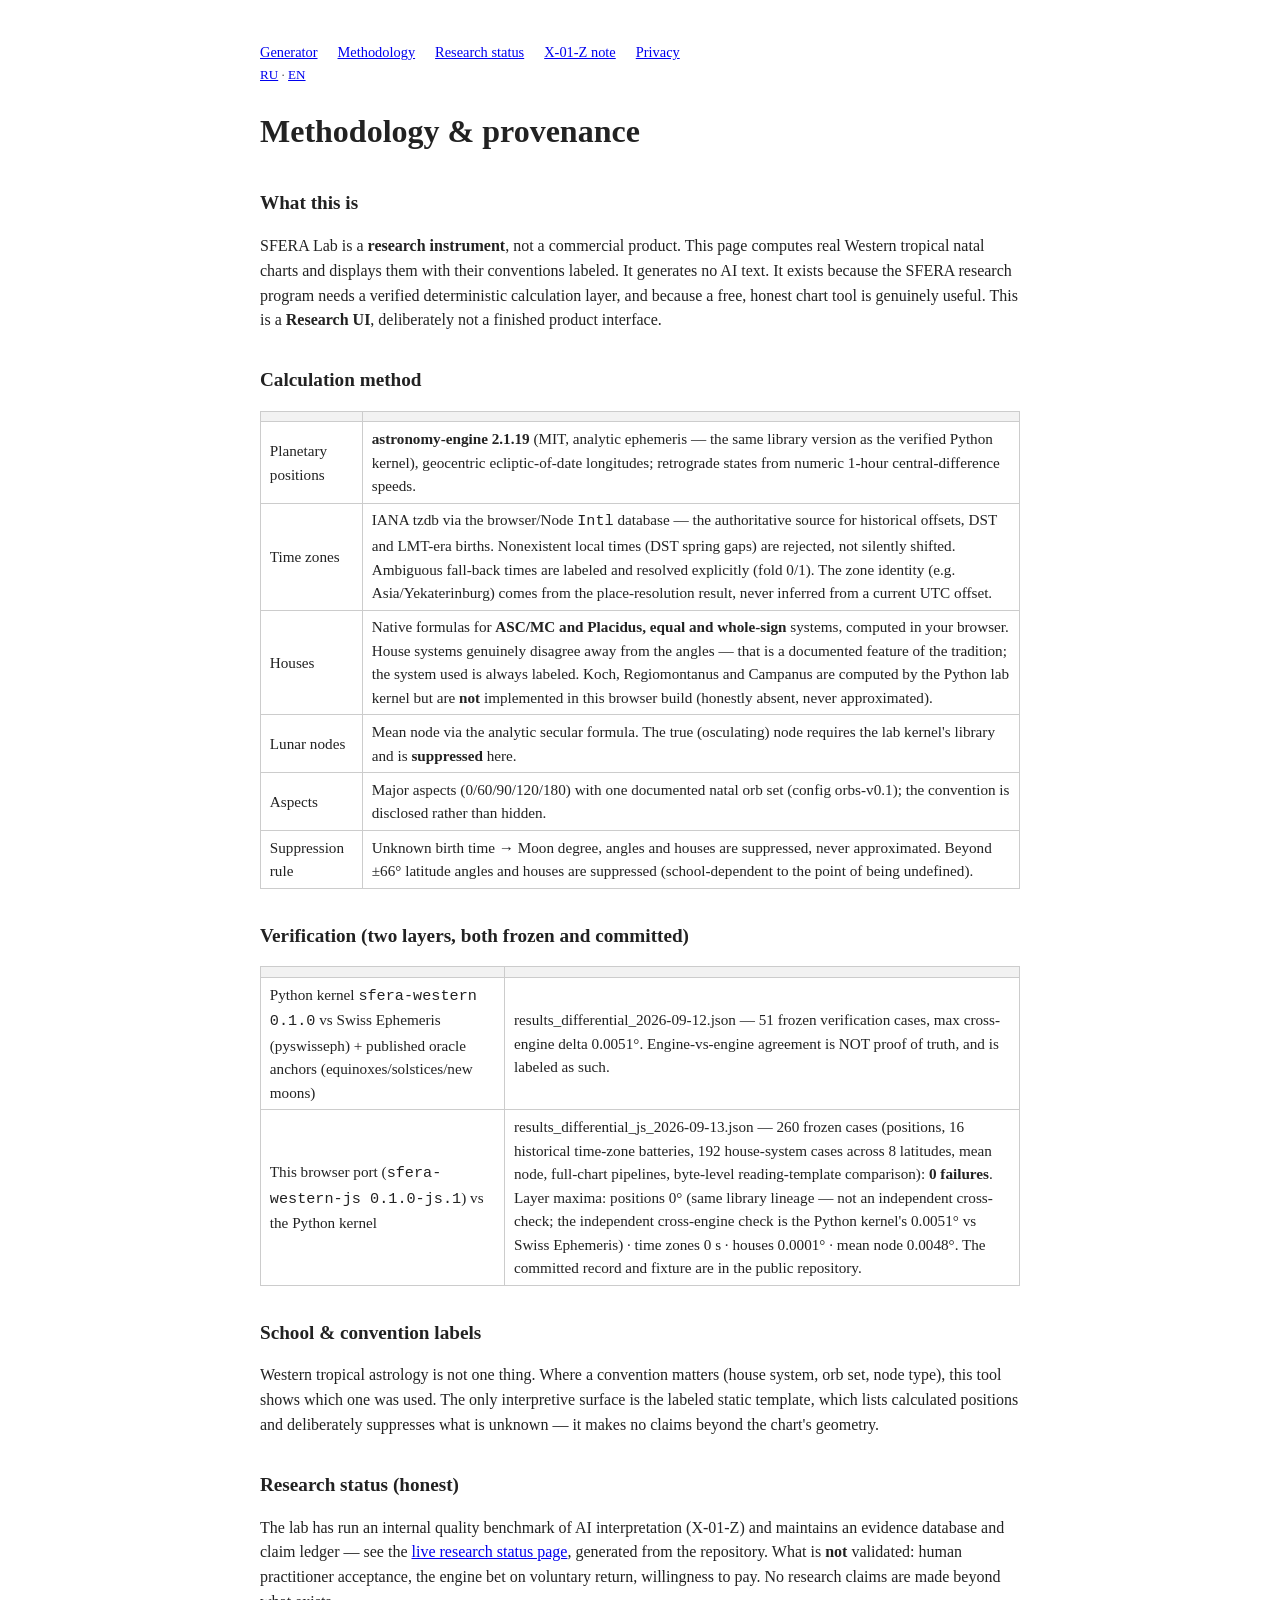
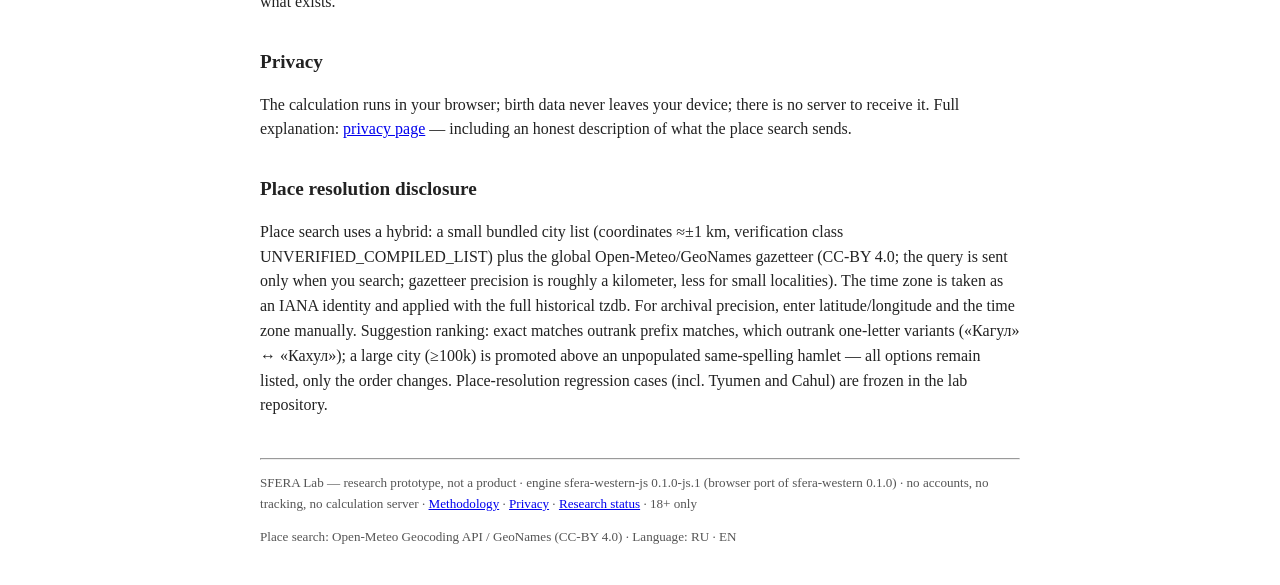
<file: en/about.html>
<!doctype html>
<html lang="en">
<head>
<meta charset="utf-8">
<meta http-equiv="Content-Security-Policy" content="default-src 'self'; script-src 'self'; style-src 'self' 'unsafe-inline'; img-src 'self' data:; connect-src 'self' https://geocoding-api.open-meteo.com; form-action 'none'; base-uri 'none'">
<meta name="viewport" content="width=device-width,initial-scale=1">
<title>SFERA Lab — Methodology &amp; Provenance</title>
<meta name="description" content="Calculation method, conventions, two-layer verification record, school labels and honest limitations of the SFERA Lab natal chart generator.">
<link rel="canonical" href="https://aivanizki-bit.github.io/sfera-lab/en/about.html">
<link rel="alternate" hreflang="ru" href="https://aivanizki-bit.github.io/sfera-lab/about.html">
<link rel="alternate" hreflang="en" href="https://aivanizki-bit.github.io/sfera-lab/en/about.html">
<meta property="og:title" content="SFERA Lab — Methodology &amp; Provenance">
<meta property="og:description" content="Calculation method, conventions, two-layer verification record, school labels and honest limitations of the SFERA Lab natal chart generator.">
<meta property="og:url" content="https://aivanizki-bit.github.io/sfera-lab/en/about.html">
<meta property="og:type" content="website">
<meta name="twitter:card" content="summary">
<link rel="icon" href="../favicon.svg" type="image/svg+xml">
<link rel="stylesheet" href="../css/site.css">
</head>
<body>
<nav><a href="../index.html">Generator</a>  <a href="../about.html">Methodology</a>  <a href="../lab-status.html">Research status</a>  <a href="../research/x01z.html">X-01-Z note</a>  <a href="../privacy.html">Privacy</a></nav>
<div class="lang-switch small"><a href="https://aivanizki-bit.github.io/sfera-lab/about.html">RU</a> · <a href="https://aivanizki-bit.github.io/sfera-lab/en/about.html" class="cur">EN</a></div>

<h1>Methodology &amp; provenance</h1>
<h2>What this is</h2>
<p>SFERA Lab is a <b>research instrument</b>, not a commercial product. This page computes real Western tropical natal charts and displays them with their conventions labeled. It generates no AI text. It exists because the SFERA research program needs a verified deterministic calculation layer, and because a free, honest chart tool is genuinely useful. This is a <b>Research UI</b>, deliberately not a finished product interface.</p>
<h2>Calculation method</h2>
<table>
<tr><th></th><th></th></tr>
<tr><td>Planetary positions</td><td><b>astronomy-engine 2.1.19</b> (MIT, analytic ephemeris — the same library version as the verified Python kernel), geocentric ecliptic-of-date longitudes; retrograde states from numeric 1-hour central-difference speeds.</td></tr><tr><td>Time zones</td><td>IANA tzdb via the browser/Node <code>Intl</code> database — the authoritative source for historical offsets, DST and LMT-era births. Nonexistent local times (DST spring gaps) are rejected, not silently shifted. Ambiguous fall-back times are labeled and resolved explicitly (fold 0/1). The zone identity (e.g. Asia/Yekaterinburg) comes from the place-resolution result, never inferred from a current UTC offset.</td></tr><tr><td>Houses</td><td>Native formulas for <b>ASC/MC and Placidus, equal and whole-sign</b> systems, computed in your browser. House systems genuinely disagree away from the angles — that is a documented feature of the tradition; the system used is always labeled. Koch, Regiomontanus and Campanus are computed by the Python lab kernel but are <b>not</b> implemented in this browser build (honestly absent, never approximated).</td></tr><tr><td>Lunar nodes</td><td>Mean node via the analytic secular formula. The true (osculating) node requires the lab kernel's library and is <b>suppressed</b> here.</td></tr><tr><td>Aspects</td><td>Major aspects (0/60/90/120/180) with one documented natal orb set (config orbs-v0.1); the convention is disclosed rather than hidden.</td></tr><tr><td>Suppression rule</td><td>Unknown birth time → Moon degree, angles and houses are suppressed, never approximated. Beyond ±66° latitude angles and houses are suppressed (school-dependent to the point of being undefined).</td></tr>
</table>
<h2>Verification (two layers, both frozen and committed)</h2>
<table>
<tr><th></th><th></th></tr>
<tr><td>Python kernel <code>sfera-western 0.1.0</code> vs Swiss Ephemeris (pyswisseph) + published oracle anchors (equinoxes/solstices/new moons)</td>
<td>results_differential_2026-09-12.json — 51 frozen verification cases, max cross-engine delta 0.0051°. Engine-vs-engine agreement is NOT proof of truth, and is labeled as such.</td></tr>
<tr><td>This browser port (<code>sfera-western-js 0.1.0-js.1</code>) vs the Python kernel</td>
<td>results_differential_js_2026-09-13.json — 260 frozen cases (positions, 16 historical time-zone batteries, 192 house-system cases across 8 latitudes, mean node, full-chart pipelines, byte-level reading-template comparison): <b>0 failures</b>. Layer maxima: positions 0° (same library lineage — not an independent cross-check; the independent cross-engine check is the Python kernel's 0.0051° vs Swiss Ephemeris) · time zones 0 s · houses 0.0001° · mean node 0.0048°. The committed record and fixture are in the public repository.</td></tr>
</table>
<h2>School &amp; convention labels</h2>
<p>Western tropical astrology is not one thing. Where a convention matters (house system, orb set, node type), this tool shows which one was used. The only interpretive surface is the labeled static template, which lists calculated positions and deliberately suppresses what is unknown — it makes no claims beyond the chart's geometry.</p>
<h2>Research status (honest)</h2>
<p>The lab has run an internal quality benchmark of AI interpretation (X-01-Z) and maintains an evidence database and claim ledger — see the <a href="lab-status.html">live research status page</a>, generated from the repository. What is <b>not</b> validated: human practitioner acceptance, the engine bet on voluntary return, willingness to pay. No research claims are made beyond what exists.</p>
<h2>Privacy</h2>
<p>The calculation runs in your browser; birth data never leaves your device; there is no server to receive it. Full explanation: <a href="privacy.html">privacy page</a> — including an honest description of what the place search sends.</p>
<h2>Place resolution disclosure</h2>
<p>Place search uses a hybrid: a small bundled city list (coordinates ≈±1 km, verification class UNVERIFIED_COMPILED_LIST) plus the global Open-Meteo/GeoNames gazetteer (CC-BY 4.0; the query is sent only when you search; gazetteer precision is roughly a kilometer, less for small localities). The time zone is taken as an IANA identity and applied with the full historical tzdb. For archival precision, enter latitude/longitude and the time zone manually. Suggestion ranking: exact matches outrank prefix matches, which outrank one-letter variants («Кагул» ↔ «Кахул»); a large city (≥100k) is promoted above an unpopulated same-spelling hamlet — all options remain listed, only the order changes. Place-resolution regression cases (incl. Tyumen and Cahul) are frozen in the lab repository.</p>
<footer>
<hr>
<p class="small">SFERA Lab — research prototype, not a product · engine sfera-western-js 0.1.0-js.1 (browser port of sfera-western 0.1.0) · no accounts, no tracking, no calculation server · <a href="../about.html">Methodology</a> · <a href="../privacy.html">Privacy</a> · <a href="../lab-status.html">Research status</a> · 18+ only</p>
<p class="small">Place search: Open-Meteo Geocoding API / GeoNames (CC-BY 4.0) · Language: RU · EN</p>
</footer>
<script src="../js/astronomy.browser.min.js" integrity="sha384-LTVHvxfbG3XHla4Lu0C0s9U18B2sBOuzJIeOoVHm2t05SOOORvMbBMEVjXrGau9g" crossorigin="anonymous"></script>
<script src="../js/sfera_engine.js" integrity="sha384-KIATxuj5k4JMF1giAWqOHjr19UPkKPYPuQefKx5R+RgIFrTwOxZ0afq+CdrvsyRZ" crossorigin="anonymous"></script>
<script src="../js/telemetry_config.js" integrity="sha384-8AUZLrIeW+tw/q3HrUzURcpvlZ0y8GVWcr1Aydgn6uV/kzaFj8cknkIzP+9DHNjK" crossorigin="anonymous"></script>
<script src="../js/telemetry.js" integrity="sha384-HJe38uODgSvCQHh/d24Jyy6nQAyTenlsqLNq8i+uJn9Eg3KYOWyNeFivhIGvLIoK" crossorigin="anonymous"></script>
<script src="../js/places.js" integrity="sha384-shFYHfHngnt6U8LUBe6HHNXgyCa4XeDaJeDT1rKSFeUBRWlBTmIAYJW4fWk6oTTO" crossorigin="anonymous"></script>
<script src="../js/reading2.js" integrity="sha384-+v7lq2r8WhoQGrgeQcSr1Y6F+1oKHsDmJmG3MbY7LjR56n8/7xzpBkK7oS3Ri09M" crossorigin="anonymous"></script>
<script src="../js/app.js" integrity="sha384-QB+GfQnBYEeeAZuoGnd7PxzBF7v8IYG62VTY8pzAcTWHHrcAIBmvAToAA4vU+RSC" crossorigin="anonymous"></script>
</body>
</html>
</file>
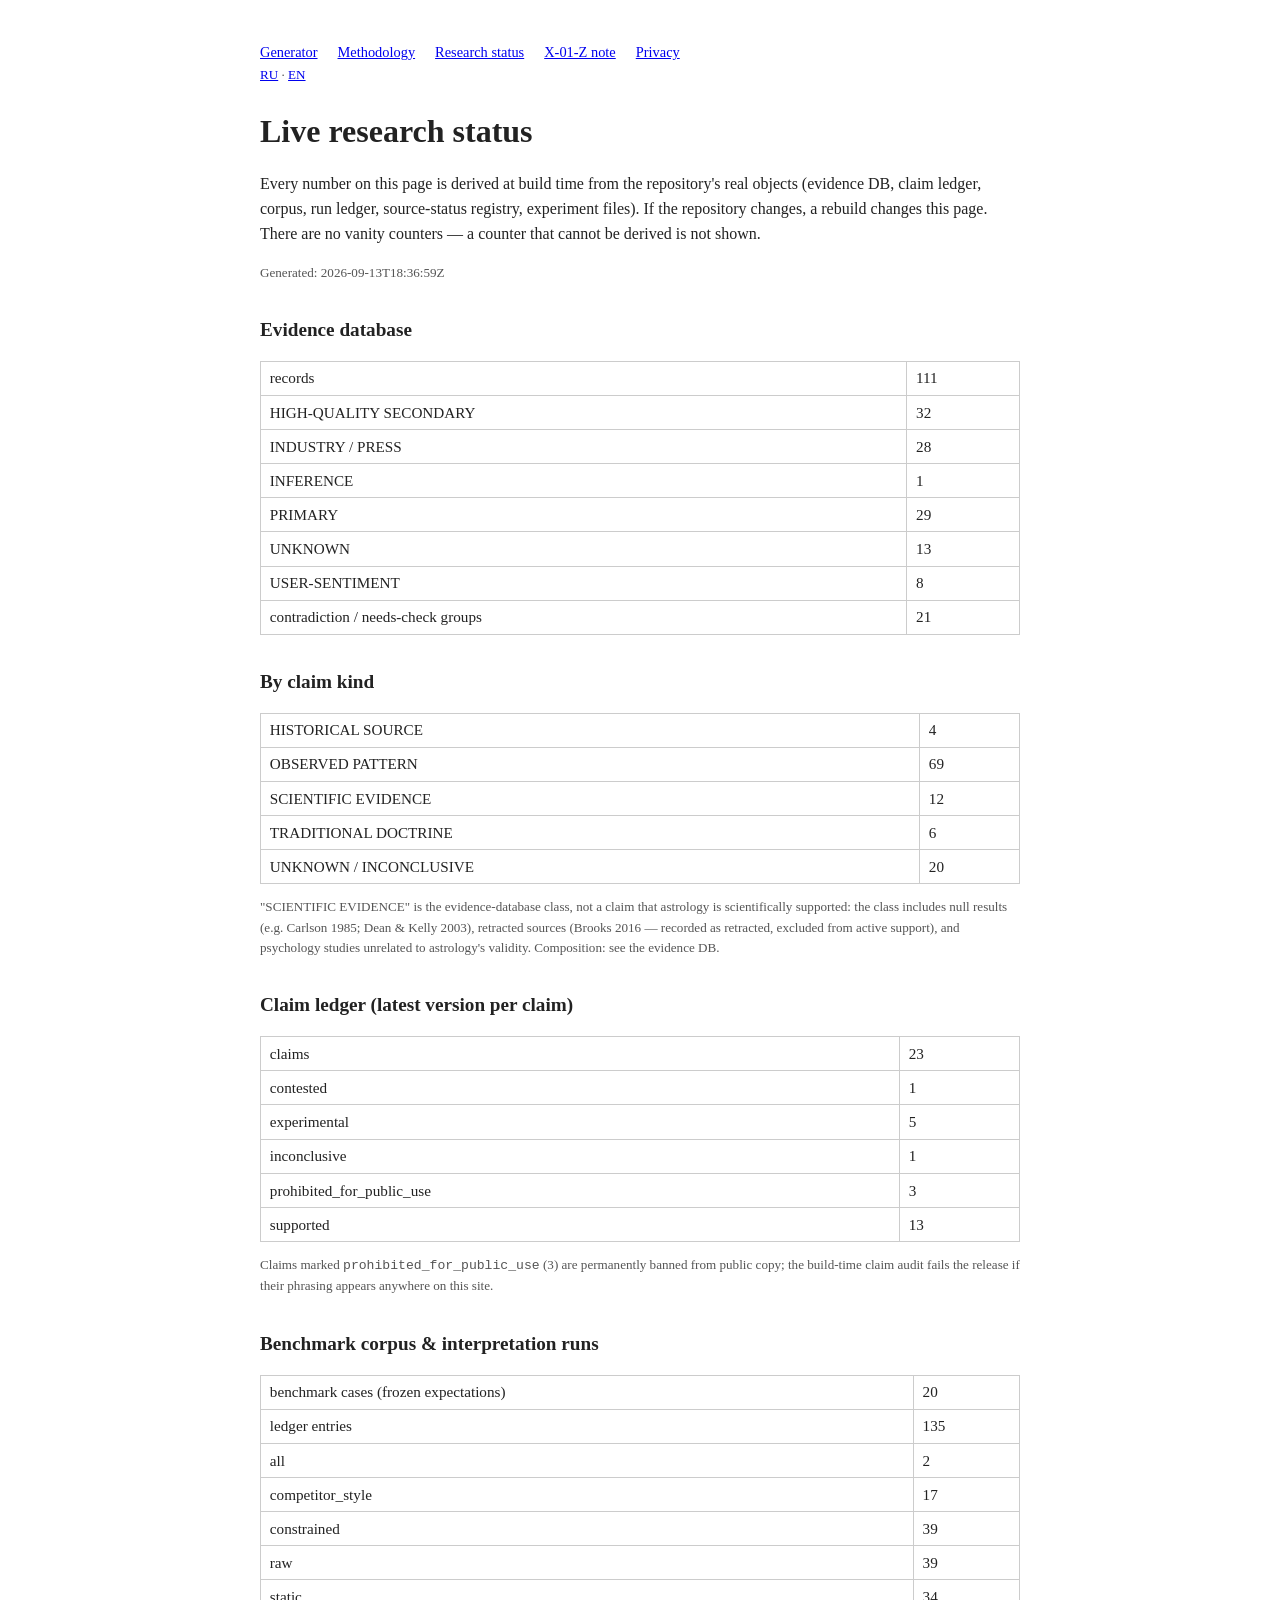
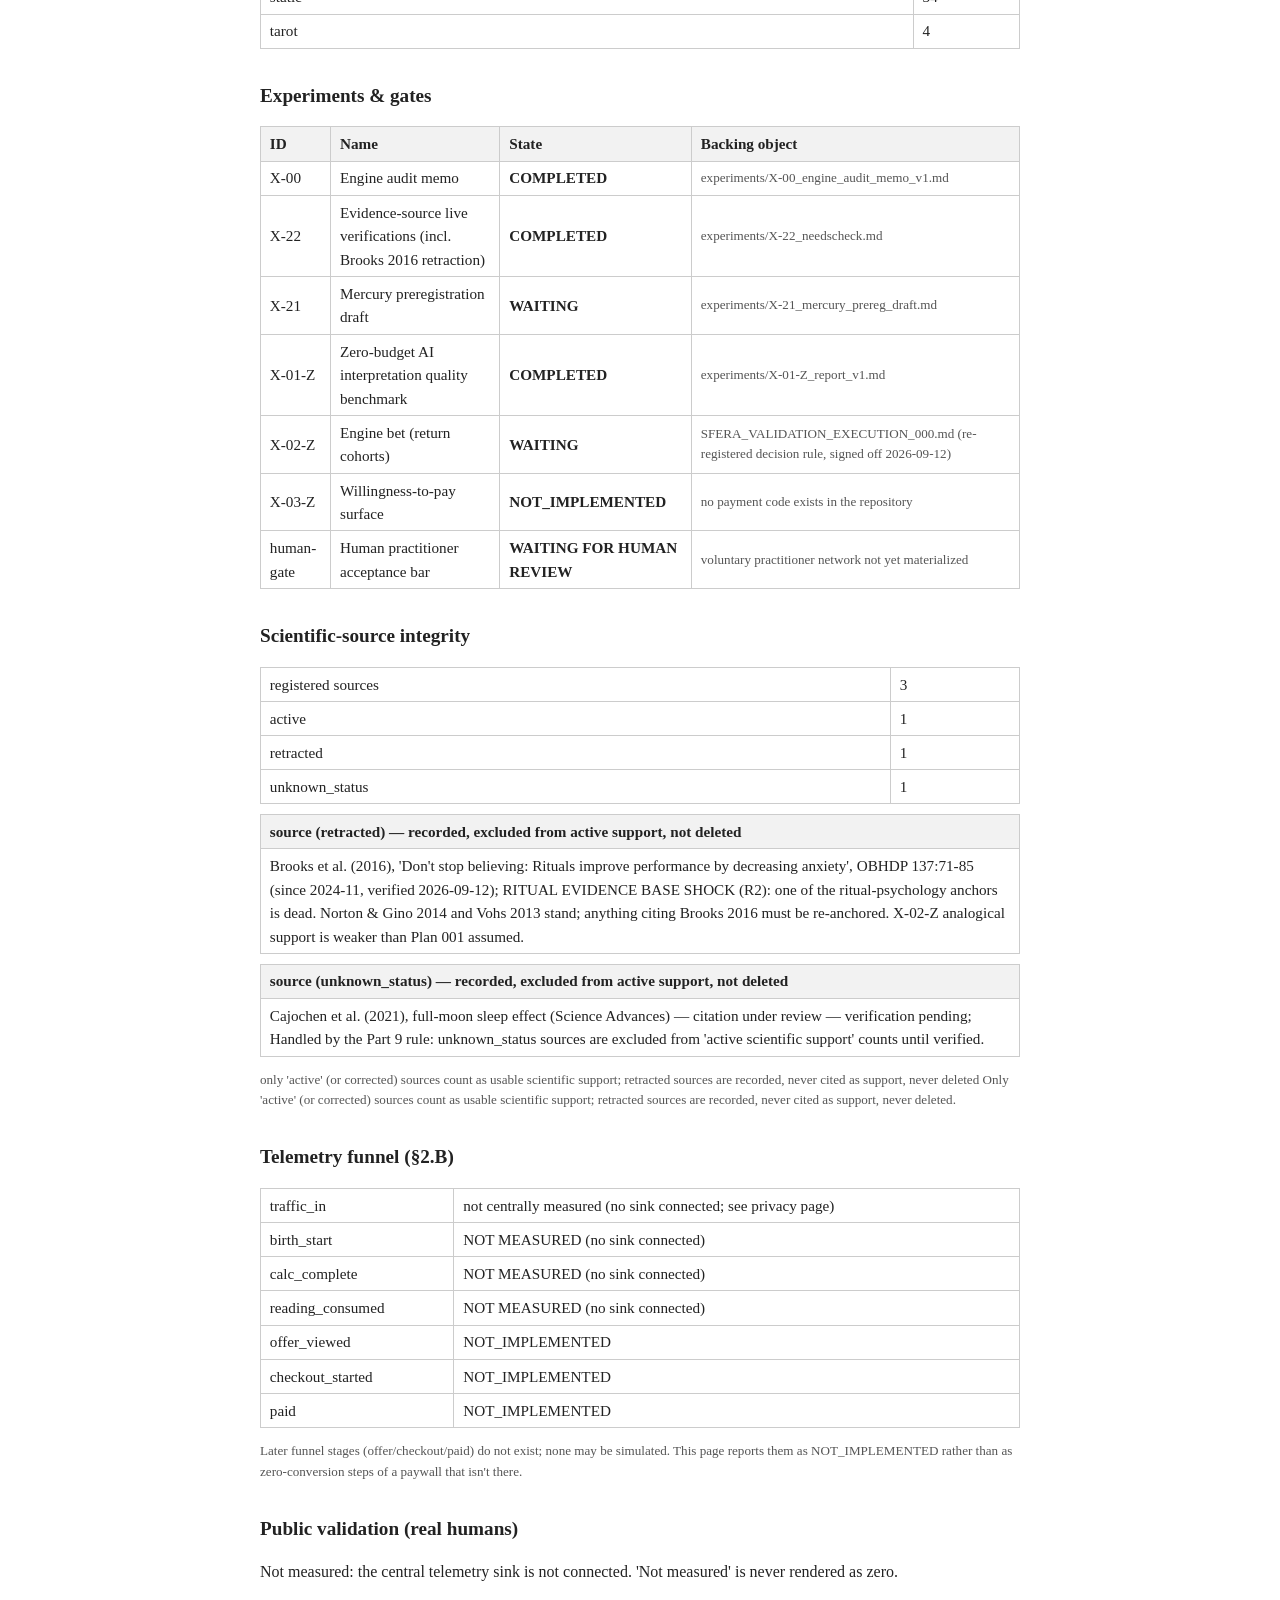
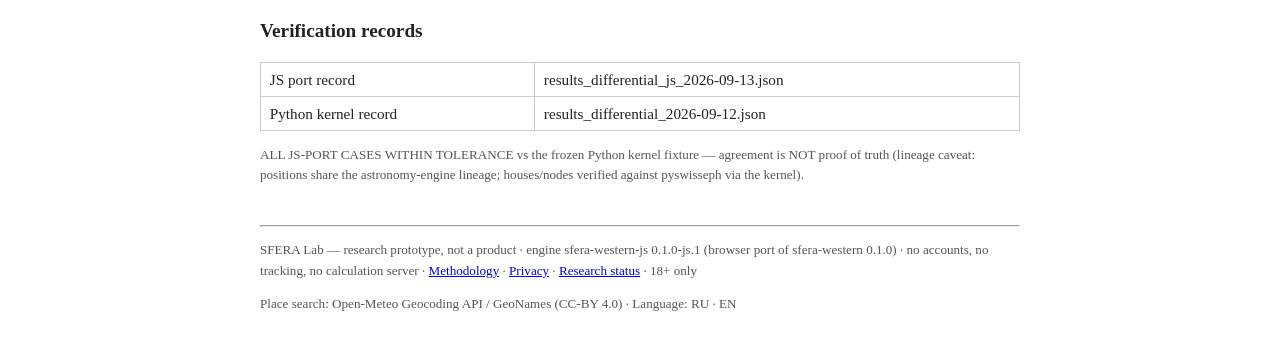
<file: en/lab-status.html>
<!doctype html>
<html lang="en">
<head>
<meta charset="utf-8">
<meta http-equiv="Content-Security-Policy" content="default-src 'self'; script-src 'self'; style-src 'self' 'unsafe-inline'; img-src 'self' data:; connect-src 'self' https://geocoding-api.open-meteo.com; form-action 'none'; base-uri 'none'">
<meta name="viewport" content="width=device-width,initial-scale=1">
<title>SFERA Lab — Live Research Status</title>
<meta name="description" content="Real-time counts derived from the SFERA Lab repository: evidence records, claim ledger, benchmark corpus, experiment states, scientific-source integrity.">
<link rel="canonical" href="https://aivanizki-bit.github.io/sfera-lab/en/lab-status.html">
<link rel="alternate" hreflang="ru" href="https://aivanizki-bit.github.io/sfera-lab/lab-status.html">
<link rel="alternate" hreflang="en" href="https://aivanizki-bit.github.io/sfera-lab/en/lab-status.html">
<meta property="og:title" content="SFERA Lab — Live Research Status">
<meta property="og:description" content="Real-time counts derived from the SFERA Lab repository: evidence records, claim ledger, benchmark corpus, experiment states, scientific-source integrity.">
<meta property="og:url" content="https://aivanizki-bit.github.io/sfera-lab/en/lab-status.html">
<meta property="og:type" content="website">
<meta name="twitter:card" content="summary">
<link rel="icon" href="../favicon.svg" type="image/svg+xml">
<link rel="stylesheet" href="../css/site.css">
</head>
<body>
<nav><a href="../index.html">Generator</a>  <a href="../about.html">Methodology</a>  <a href="../lab-status.html">Research status</a>  <a href="../research/x01z.html">X-01-Z note</a>  <a href="../privacy.html">Privacy</a></nav>
<div class="lang-switch small"><a href="https://aivanizki-bit.github.io/sfera-lab/lab-status.html">RU</a> · <a href="https://aivanizki-bit.github.io/sfera-lab/en/lab-status.html" class="cur">EN</a></div>

<h1>Live research status</h1>
<p>Every number on this page is derived at build time from the repository's real objects (evidence DB, claim ledger, corpus, run ledger, source-status registry, experiment files). If the repository changes, a rebuild changes this page. There are no vanity counters — a counter that cannot be derived is not shown.</p>
<p class="small">Generated: 2026-09-13T18:36:59Z</p>

<h2>Evidence database</h2>
<table><tr><td>records</td><td>111</td></tr><tr><td>HIGH-QUALITY SECONDARY</td><td>32</td></tr><tr><td>INDUSTRY / PRESS</td><td>28</td></tr><tr><td>INFERENCE</td><td>1</td></tr><tr><td>PRIMARY</td><td>29</td></tr><tr><td>UNKNOWN</td><td>13</td></tr><tr><td>USER-SENTIMENT</td><td>8</td></tr><tr><td>contradiction / needs-check groups</td><td>21</td></tr></table>
<h2>By claim kind</h2>
<table><tr><td>HISTORICAL SOURCE</td><td>4</td></tr><tr><td>OBSERVED PATTERN</td><td>69</td></tr><tr><td>SCIENTIFIC EVIDENCE</td><td>12</td></tr><tr><td>TRADITIONAL DOCTRINE</td><td>6</td></tr><tr><td>UNKNOWN / INCONCLUSIVE</td><td>20</td></tr></table>
<p class="small">"SCIENTIFIC EVIDENCE" is the evidence-database class, not a claim that astrology is scientifically supported: the class includes null results (e.g. Carlson 1985; Dean &amp; Kelly 2003), retracted sources (Brooks 2016 — recorded as retracted, excluded from active support), and psychology studies unrelated to astrology's validity. Composition: see the evidence DB.</p>

<h2>Claim ledger (latest version per claim)</h2>
<table><tr><td>claims</td><td>23</td></tr><tr><td>contested</td><td>1</td></tr><tr><td>experimental</td><td>5</td></tr><tr><td>inconclusive</td><td>1</td></tr><tr><td>prohibited_for_public_use</td><td>3</td></tr><tr><td>supported</td><td>13</td></tr></table>
<p class="small">Claims marked <code>prohibited_for_public_use</code> (3) are permanently banned from public copy; the build-time claim audit fails the release if their phrasing appears anywhere on this site.</p>

<h2>Benchmark corpus &amp; interpretation runs</h2>
<table><tr><td>benchmark cases (frozen expectations)</td><td>20</td></tr><tr><td>ledger entries</td><td>135</td></tr><tr><td>all</td><td>2</td></tr><tr><td>competitor_style</td><td>17</td></tr><tr><td>constrained</td><td>39</td></tr><tr><td>raw</td><td>39</td></tr><tr><td>static</td><td>34</td></tr><tr><td>tarot</td><td>4</td></tr></table>

<h2>Experiments &amp; gates</h2>
<table><tr><th>ID</th><th>Name</th><th>State</th><th>Backing object</th></tr><tr><td>X-00</td><td>Engine audit memo</td><td><b>COMPLETED</b></td><td class='small'>experiments/X-00_engine_audit_memo_v1.md</td></tr><tr><td>X-22</td><td>Evidence-source live verifications (incl. Brooks 2016 retraction)</td><td><b>COMPLETED</b></td><td class='small'>experiments/X-22_needscheck.md</td></tr><tr><td>X-21</td><td>Mercury preregistration draft</td><td><b>WAITING</b></td><td class='small'>experiments/X-21_mercury_prereg_draft.md</td></tr><tr><td>X-01-Z</td><td>Zero-budget AI interpretation quality benchmark</td><td><b>COMPLETED</b></td><td class='small'>experiments/X-01-Z_report_v1.md</td></tr><tr><td>X-02-Z</td><td>Engine bet (return cohorts)</td><td><b>WAITING</b></td><td class='small'>SFERA_VALIDATION_EXECUTION_000.md (re-registered decision rule, signed off 2026-09-12)</td></tr><tr><td>X-03-Z</td><td>Willingness-to-pay surface</td><td><b>NOT_IMPLEMENTED</b></td><td class='small'>no payment code exists in the repository</td></tr><tr><td>human-gate</td><td>Human practitioner acceptance bar</td><td><b>WAITING FOR HUMAN REVIEW</b></td><td class='small'>voluntary practitioner network not yet materialized</td></tr></table>

<h2>Scientific-source integrity</h2>
<table><tr><td>registered sources</td><td>3</td></tr><tr><td>active</td><td>1</td></tr><tr><td>retracted</td><td>1</td></tr><tr><td>unknown_status</td><td>1</td></tr></table>
<table><tr><th>source (retracted) — recorded, excluded from active support, not deleted</th></tr><tr><td>Brooks et al. (2016), &#x27;Don&#x27;t stop believing: Rituals improve performance by decreasing anxiety&#x27;, OBHDP 137:71-85 (since 2024-11, verified 2026-09-12); RITUAL EVIDENCE BASE SHOCK (R2): one of the ritual-psychology anchors is dead. Norton &amp; Gino 2014 and Vohs 2013 stand; anything citing Brooks 2016 must be re-anchored. X-02-Z analogical support is weaker than Plan 001 assumed.</td></tr></table><table><tr><th>source (unknown_status) — recorded, excluded from active support, not deleted</th></tr><tr><td>Cajochen et al. (2021), full-moon sleep effect (Science Advances) — citation under review — verification pending; Handled by the Part 9 rule: unknown_status sources are excluded from &#x27;active scientific support&#x27; counts until verified.</td></tr></table>
<p class="small">only &#x27;active&#x27; (or corrected) sources count as usable scientific support; retracted sources are recorded, never cited as support, never deleted Only 'active' (or corrected) sources count as usable scientific support; retracted sources are recorded, never cited as support, never deleted.</p>

<h2>Telemetry funnel (§2.B)</h2>
<table><tr><td>traffic_in</td><td>not centrally measured (no sink connected; see privacy page)</td></tr><tr><td>birth_start</td><td>NOT MEASURED (no sink connected)</td></tr><tr><td>calc_complete</td><td>NOT MEASURED (no sink connected)</td></tr><tr><td>reading_consumed</td><td>NOT MEASURED (no sink connected)</td></tr><tr><td>offer_viewed</td><td>NOT_IMPLEMENTED</td></tr><tr><td>checkout_started</td><td>NOT_IMPLEMENTED</td></tr><tr><td>paid</td><td>NOT_IMPLEMENTED</td></tr></table>
<p class="small">Later funnel stages (offer/checkout/paid) do not exist; none may be simulated. This page reports them as NOT_IMPLEMENTED rather than as zero-conversion steps of a paywall that isn't there.</p>

<h2>Public validation (real humans)</h2>
<p>Not measured: the central telemetry sink is not connected. 'Not measured' is never rendered as zero.</p>

<h2>Verification records</h2>
<table><tr><td>JS port record</td><td>results_differential_js_2026-09-13.json</td></tr><tr><td>Python kernel record</td><td>results_differential_2026-09-12.json</td></tr></table>
<p class="small">ALL JS-PORT CASES WITHIN TOLERANCE vs the frozen Python kernel fixture — agreement is NOT proof of truth (lineage caveat: positions share the astronomy-engine lineage; houses/nodes verified against pyswisseph via the kernel).</p>
<footer>
<hr>
<p class="small">SFERA Lab — research prototype, not a product · engine sfera-western-js 0.1.0-js.1 (browser port of sfera-western 0.1.0) · no accounts, no tracking, no calculation server · <a href="../about.html">Methodology</a> · <a href="../privacy.html">Privacy</a> · <a href="../lab-status.html">Research status</a> · 18+ only</p>
<p class="small">Place search: Open-Meteo Geocoding API / GeoNames (CC-BY 4.0) · Language: RU · EN</p>
</footer>
<script src="../js/astronomy.browser.min.js" integrity="sha384-LTVHvxfbG3XHla4Lu0C0s9U18B2sBOuzJIeOoVHm2t05SOOORvMbBMEVjXrGau9g" crossorigin="anonymous"></script>
<script src="../js/sfera_engine.js" integrity="sha384-KIATxuj5k4JMF1giAWqOHjr19UPkKPYPuQefKx5R+RgIFrTwOxZ0afq+CdrvsyRZ" crossorigin="anonymous"></script>
<script src="../js/telemetry_config.js" integrity="sha384-8AUZLrIeW+tw/q3HrUzURcpvlZ0y8GVWcr1Aydgn6uV/kzaFj8cknkIzP+9DHNjK" crossorigin="anonymous"></script>
<script src="../js/telemetry.js" integrity="sha384-HJe38uODgSvCQHh/d24Jyy6nQAyTenlsqLNq8i+uJn9Eg3KYOWyNeFivhIGvLIoK" crossorigin="anonymous"></script>
<script src="../js/places.js" integrity="sha384-shFYHfHngnt6U8LUBe6HHNXgyCa4XeDaJeDT1rKSFeUBRWlBTmIAYJW4fWk6oTTO" crossorigin="anonymous"></script>
<script src="../js/reading2.js" integrity="sha384-+v7lq2r8WhoQGrgeQcSr1Y6F+1oKHsDmJmG3MbY7LjR56n8/7xzpBkK7oS3Ri09M" crossorigin="anonymous"></script>
<script src="../js/app.js" integrity="sha384-QB+GfQnBYEeeAZuoGnd7PxzBF7v8IYG62VTY8pzAcTWHHrcAIBmvAToAA4vU+RSC" crossorigin="anonymous"></script>
</body>
</html>
</file>
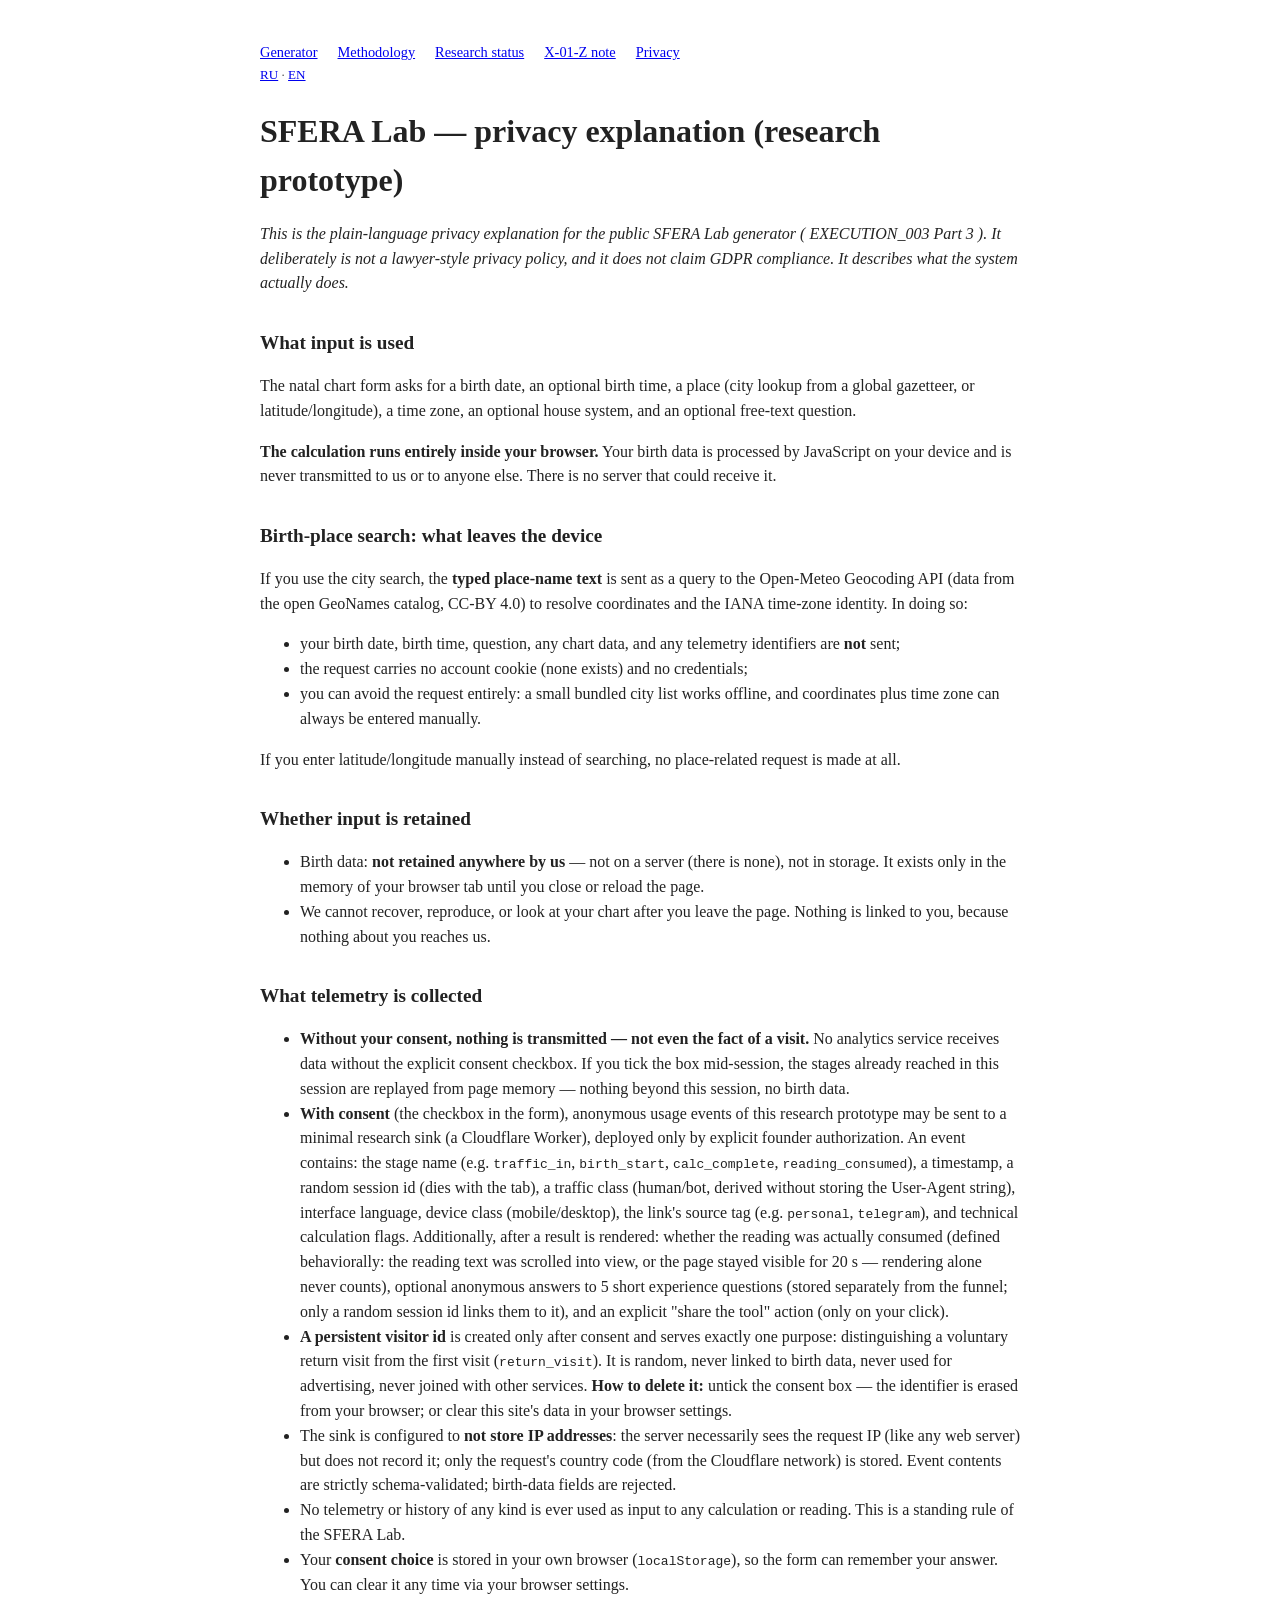
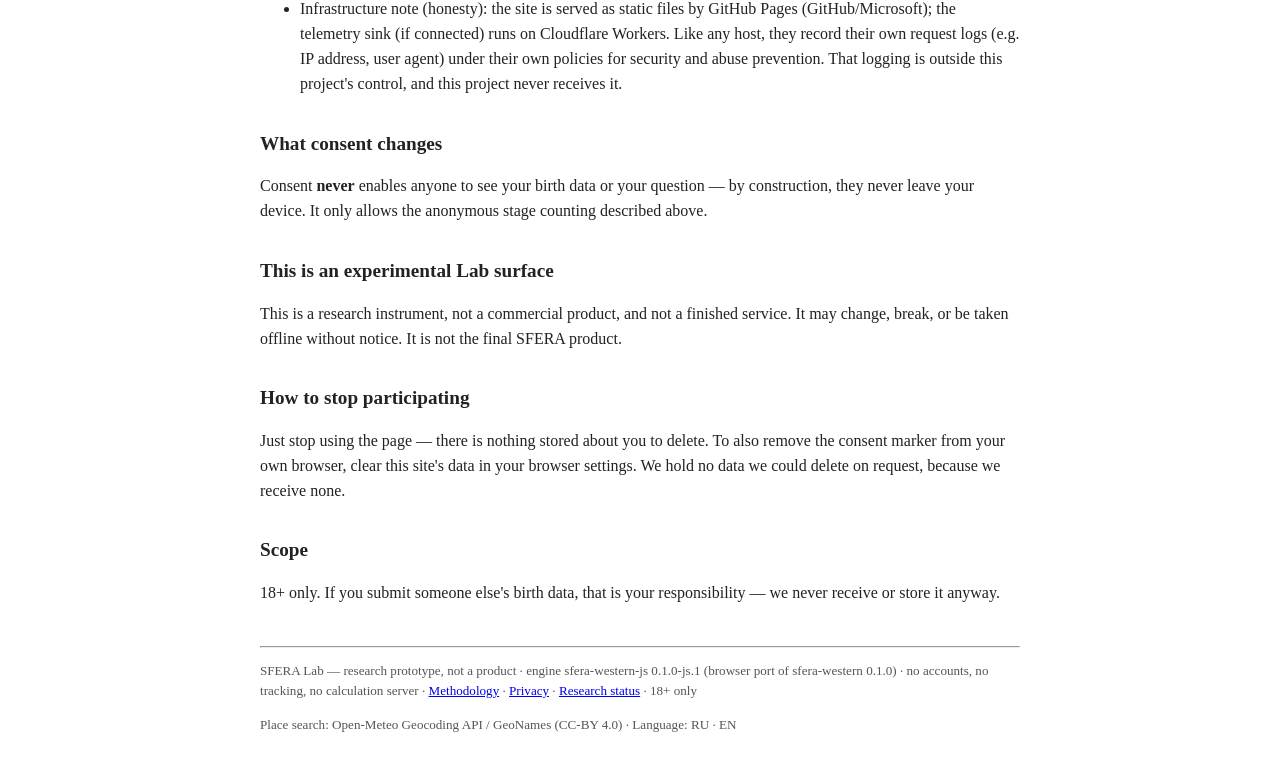
<file: en/privacy.html>
<!doctype html>
<html lang="en">
<head>
<meta charset="utf-8">
<meta http-equiv="Content-Security-Policy" content="default-src 'self'; script-src 'self'; style-src 'self' 'unsafe-inline'; img-src 'self' data:; connect-src 'self' https://geocoding-api.open-meteo.com; form-action 'none'; base-uri 'none'">
<meta name="viewport" content="width=device-width,initial-scale=1">
<title>SFERA Lab — Privacy (research prototype)</title>
<meta name="description" content="What the SFERA Lab generator does and does not do with birth data: browser-only calculation, no calculation server, honest place-search and consent-gated telemetry disclosure.">
<link rel="canonical" href="https://aivanizki-bit.github.io/sfera-lab/en/privacy.html">
<link rel="alternate" hreflang="ru" href="https://aivanizki-bit.github.io/sfera-lab/privacy.html">
<link rel="alternate" hreflang="en" href="https://aivanizki-bit.github.io/sfera-lab/en/privacy.html">
<meta property="og:title" content="SFERA Lab — Privacy (research prototype)">
<meta property="og:description" content="What the SFERA Lab generator does and does not do with birth data: browser-only calculation, no calculation server, honest place-search and consent-gated telemetry disclosure.">
<meta property="og:url" content="https://aivanizki-bit.github.io/sfera-lab/en/privacy.html">
<meta property="og:type" content="website">
<meta name="twitter:card" content="summary">
<link rel="icon" href="../favicon.svg" type="image/svg+xml">
<link rel="stylesheet" href="../css/site.css">
</head>
<body>
<nav><a href="../index.html">Generator</a>  <a href="../about.html">Methodology</a>  <a href="../lab-status.html">Research status</a>  <a href="../research/x01z.html">X-01-Z note</a>  <a href="../privacy.html">Privacy</a></nav>
<div class="lang-switch small"><a href="https://aivanizki-bit.github.io/sfera-lab/privacy.html">RU</a> · <a href="https://aivanizki-bit.github.io/sfera-lab/en/privacy.html" class="cur">EN</a></div>
<h1> SFERA Lab — privacy explanation (research prototype)</h1>
<p><em>This is the plain-language privacy explanation for the public SFERA Lab generator ( EXECUTION_003 Part 3 ). It deliberately is not a lawyer-style privacy policy, and it does not claim GDPR compliance. It describes what the system actually does.</em></p>
<h2> What input is used</h2>
<p>The natal chart form asks for a birth date, an optional birth time, a place (city lookup from a global gazetteer, or latitude/longitude), a time zone, an optional house system, and an optional free-text question.</p>
<p><strong>The calculation runs entirely inside your browser.</strong> Your birth data is processed by JavaScript on your device and is never transmitted to us or to anyone else. There is no server that could receive it.</p>
<h2> Birth-place search: what leaves the device</h2>
<p>If you use the city search, the <strong>typed place-name text</strong> is sent as a query to the Open-Meteo Geocoding API (data from the open GeoNames catalog, CC-BY 4.0) to resolve coordinates and the IANA time-zone identity. In doing so:</p>
<ul><li>your birth date, birth time, question, any chart data, and any telemetry identifiers are <strong>not</strong> sent;</li><li>the request carries no account cookie (none exists) and no credentials;</li><li>you can avoid the request entirely: a small bundled city list works offline, and coordinates plus time zone can always be entered manually.</li></ul>
<p>If you enter latitude/longitude manually instead of searching, no place-related request is made at all.</p>
<h2> Whether input is retained</h2>
<ul><li>Birth data: <strong>not retained anywhere by us</strong> — not on a server (there is none), not in storage. It exists only in the memory of your browser tab until you close or reload the page.</li><li>We cannot recover, reproduce, or look at your chart after you leave the page. Nothing is linked to you, because nothing about you reaches us.</li></ul>
<h2> What telemetry is collected</h2>
<ul><li><strong>Without your consent, nothing is transmitted — not even the fact of a visit.</strong> No analytics service receives data without the explicit consent checkbox. If you tick the box mid-session, the stages already reached in this session are replayed from page memory — nothing beyond this session, no birth data.</li><li><strong>With consent</strong> (the checkbox in the form), anonymous usage events of this research prototype may be sent to a minimal research sink (a Cloudflare Worker), deployed only by explicit founder authorization. An event contains: the stage name (e.g. <code>traffic_in</code>, <code>birth_start</code>, <code>calc_complete</code>, <code>reading_consumed</code>), a timestamp, a random session id (dies with the tab), a traffic class (human/bot, derived without storing the User-Agent string), interface language, device class (mobile/desktop), the link's source tag (e.g. <code>personal</code>, <code>telegram</code>), and technical calculation flags. Additionally, after a result is rendered: whether the reading was actually consumed (defined behaviorally: the reading text was scrolled into view, or the page stayed visible for 20 s — rendering alone never counts), optional anonymous answers to 5 short experience questions (stored separately from the funnel; only a random session id links them to it), and an explicit "share the tool" action (only on your click).</li><li><strong>A persistent visitor id</strong> is created only after consent and serves exactly one purpose: distinguishing a voluntary return visit from the first visit (<code>return_visit</code>). It is random, never linked to birth data, never used for advertising, never joined with other services. <strong>How to delete it:</strong> untick the consent box — the identifier is erased from your browser; or clear this site's data in your browser settings.</li><li>The sink is configured to <strong>not store IP addresses</strong>: the server necessarily sees the request IP (like any web server) but does not record it; only the request's country code (from the Cloudflare network) is stored. Event contents are strictly schema-validated; birth-data fields are rejected.</li><li>No telemetry or history of any kind is ever used as input to any calculation or reading. This is a standing rule of the SFERA Lab.</li><li>Your <strong>consent choice</strong> is stored in your own browser (<code>localStorage</code>), so the form can remember your answer. You can clear it any time via your browser settings.</li><li>Infrastructure note (honesty): the site is served as static files by GitHub Pages (GitHub/Microsoft); the telemetry sink (if connected) runs on Cloudflare Workers. Like any host, they record their own request logs (e.g. IP address, user agent) under their own policies for security and abuse prevention. That logging is outside this project's control, and this project never receives it.</li></ul>
<h2> What consent changes</h2>
<p>Consent <strong>never</strong> enables anyone to see your birth data or your question — by construction, they never leave your device. It only allows the anonymous stage counting described above.</p>
<h2> This is an experimental Lab surface</h2>
<p>This is a research instrument, not a commercial product, and not a finished service. It may change, break, or be taken offline without notice. It is not the final SFERA product.</p>
<h2> How to stop participating</h2>
<p>Just stop using the page — there is nothing stored about you to delete. To also remove the consent marker from your own browser, clear this site's data in your browser settings. We hold no data we could delete on request, because we receive none.</p>
<h2> Scope</h2>
<p>18+ only. If you submit someone else's birth data, that is your responsibility — we never receive or store it anyway.</p>
<footer>
<hr>
<p class="small">SFERA Lab — research prototype, not a product · engine sfera-western-js 0.1.0-js.1 (browser port of sfera-western 0.1.0) · no accounts, no tracking, no calculation server · <a href="../about.html">Methodology</a> · <a href="../privacy.html">Privacy</a> · <a href="../lab-status.html">Research status</a> · 18+ only</p>
<p class="small">Place search: Open-Meteo Geocoding API / GeoNames (CC-BY 4.0) · Language: RU · EN</p>
</footer>
<script src="../js/astronomy.browser.min.js" integrity="sha384-LTVHvxfbG3XHla4Lu0C0s9U18B2sBOuzJIeOoVHm2t05SOOORvMbBMEVjXrGau9g" crossorigin="anonymous"></script>
<script src="../js/sfera_engine.js" integrity="sha384-KIATxuj5k4JMF1giAWqOHjr19UPkKPYPuQefKx5R+RgIFrTwOxZ0afq+CdrvsyRZ" crossorigin="anonymous"></script>
<script src="../js/telemetry_config.js" integrity="sha384-8AUZLrIeW+tw/q3HrUzURcpvlZ0y8GVWcr1Aydgn6uV/kzaFj8cknkIzP+9DHNjK" crossorigin="anonymous"></script>
<script src="../js/telemetry.js" integrity="sha384-HJe38uODgSvCQHh/d24Jyy6nQAyTenlsqLNq8i+uJn9Eg3KYOWyNeFivhIGvLIoK" crossorigin="anonymous"></script>
<script src="../js/places.js" integrity="sha384-shFYHfHngnt6U8LUBe6HHNXgyCa4XeDaJeDT1rKSFeUBRWlBTmIAYJW4fWk6oTTO" crossorigin="anonymous"></script>
<script src="../js/reading2.js" integrity="sha384-+v7lq2r8WhoQGrgeQcSr1Y6F+1oKHsDmJmG3MbY7LjR56n8/7xzpBkK7oS3Ri09M" crossorigin="anonymous"></script>
<script src="../js/app.js" integrity="sha384-QB+GfQnBYEeeAZuoGnd7PxzBF7v8IYG62VTY8pzAcTWHHrcAIBmvAToAA4vU+RSC" crossorigin="anonymous"></script>
</body>
</html>
</file>
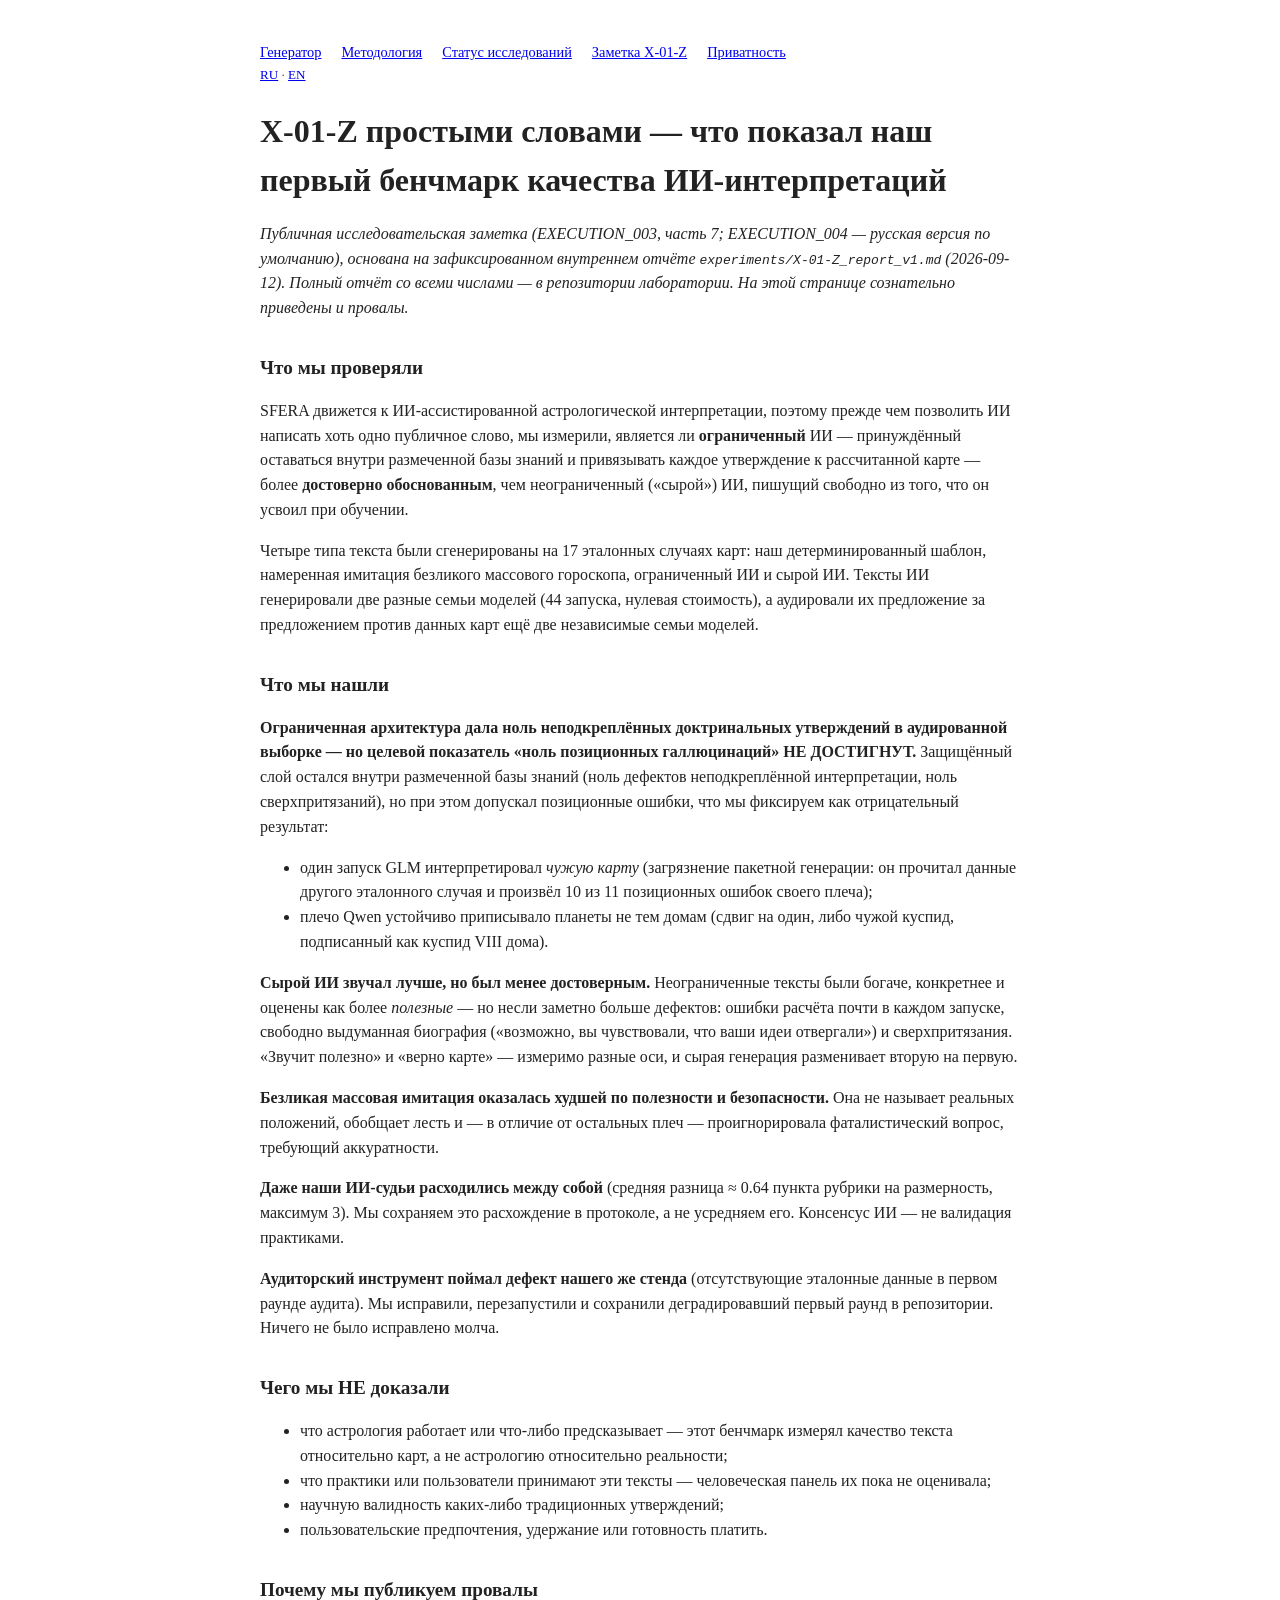
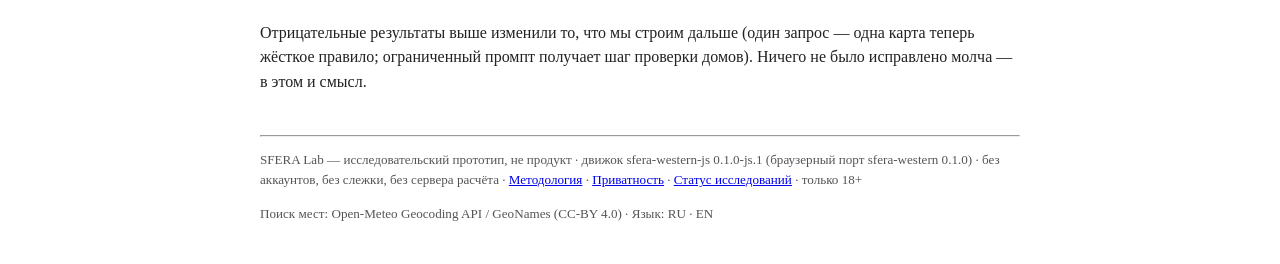
<file: research/x01z.html>
<!doctype html>
<html lang="ru">
<head>
<meta charset="utf-8">
<meta http-equiv="Content-Security-Policy" content="default-src 'self'; script-src 'self'; style-src 'self' 'unsafe-inline'; img-src 'self' data:; connect-src 'self' https://geocoding-api.open-meteo.com; form-action 'none'; base-uri 'none'">
<meta name="viewport" content="width=device-width,initial-scale=1">
<title>SFERA Lab — бенчмарк X-01-Z простыми словами (включая провалы)</title>
<meta name="description" content="Что показал наш первый бенчмарк качества ИИ-интерпретаций — включая отрицательные результаты: загрязнение чужой картой, ошибки домов и размен достоверности на полезность у сырого ИИ.">
<link rel="canonical" href="https://aivanizki-bit.github.io/sfera-lab/research/x01z.html">
<link rel="alternate" hreflang="ru" href="https://aivanizki-bit.github.io/sfera-lab/research/x01z.html">
<link rel="alternate" hreflang="en" href="https://aivanizki-bit.github.io/sfera-lab/en/research/x01z.html">
<meta property="og:title" content="SFERA Lab — бенчмарк X-01-Z простыми словами (включая провалы)">
<meta property="og:description" content="Что показал наш первый бенчмарк качества ИИ-интерпретаций — включая отрицательные результаты: загрязнение чужой картой, ошибки домов и размен достоверности на полезность у сырого ИИ.">
<meta property="og:url" content="https://aivanizki-bit.github.io/sfera-lab/research/x01z.html">
<meta property="og:type" content="website">
<meta name="twitter:card" content="summary">
<link rel="icon" href="../favicon.svg" type="image/svg+xml">
<link rel="stylesheet" href="../css/site.css">
</head>
<body>
<nav><a href="../index.html">Генератор</a>  <a href="../about.html">Методология</a>  <a href="../lab-status.html">Статус исследований</a>  <a href="../research/x01z.html">Заметка X-01-Z</a>  <a href="../privacy.html">Приватность</a></nav>
<div class="lang-switch small"><a href="https://aivanizki-bit.github.io/sfera-lab/research/x01z.html" class="cur">RU</a> · <a href="https://aivanizki-bit.github.io/sfera-lab/en/research/x01z.html">EN</a></div>
<h1> X-01-Z простыми словами — что показал наш первый бенчмарк качества ИИ-интерпретаций</h1>
<p><em>Публичная исследовательская заметка (EXECUTION_003, часть 7; EXECUTION_004 — русская версия по умолчанию), основана на зафиксированном внутреннем отчёте <code>experiments/X-01-Z_report_v1.md</code> (2026-09-12). Полный отчёт со всеми числами — в репозитории лаборатории. На этой странице сознательно приведены и провалы.</em></p>
<h2> Что мы проверяли</h2>
<p>SFERA движется к ИИ-ассистированной астрологической интерпретации, поэтому прежде чем позволить ИИ написать хоть одно публичное слово, мы измерили, является ли <strong>ограниченный</strong> ИИ — принуждённый оставаться внутри размеченной базы знаний и привязывать каждое утверждение к рассчитанной карте — более <strong>достоверно обоснованным</strong>, чем неограниченный («сырой») ИИ, пишущий свободно из того, что он усвоил при обучении.</p>
<p>Четыре типа текста были сгенерированы на 17 эталонных случаях карт: наш детерминированный шаблон, намеренная имитация безликого массового гороскопа, ограниченный ИИ и сырой ИИ. Тексты ИИ генерировали две разные семьи моделей (44 запуска, нулевая стоимость), а аудировали их предложение за предложением против данных карт ещё две независимые семьи моделей.</p>
<h2> Что мы нашли</h2>
<p><strong>Ограниченная архитектура дала ноль неподкреплённых доктринальных утверждений в аудированной выборке — но целевой показатель «ноль позиционных галлюцинаций» НЕ ДОСТИГНУТ.</strong> Защищённый слой остался внутри размеченной базы знаний (ноль дефектов неподкреплённой интерпретации, ноль сверхпритязаний), но при этом допускал позиционные ошибки, что мы фиксируем как отрицательный результат:</p>
<ul><li>один запуск GLM интерпретировал <em>чужую карту</em> (загрязнение пакетной генерации: он прочитал данные другого эталонного случая и произвёл 10 из 11 позиционных ошибок своего плеча);</li><li>плечо Qwen устойчиво приписывало планеты не тем домам (сдвиг на один, либо чужой куспид, подписанный как куспид VIII дома).</li></ul>
<p><strong>Сырой ИИ звучал лучше, но был менее достоверным.</strong> Неограниченные тексты были богаче, конкретнее и оценены как более <em>полезные</em> — но несли заметно больше дефектов: ошибки расчёта почти в каждом запуске, свободно выдуманная биография («возможно, вы чувствовали, что ваши идеи отвергали») и сверхпритязания. «Звучит полезно» и «верно карте» — измеримо разные оси, и сырая генерация разменивает вторую на первую.</p>
<p><strong>Безликая массовая имитация оказалась худшей по полезности и безопасности.</strong> Она не называет реальных положений, обобщает лесть и — в отличие от остальных плеч — проигнорировала фаталистический вопрос, требующий аккуратности.</p>
<p><strong>Даже наши ИИ-судьи расходились между собой</strong> (средняя разница ≈ 0.64 пункта рубрики на размерность, максимум 3). Мы сохраняем это расхождение в протоколе, а не усредняем его. Консенсус ИИ — не валидация практиками.</p>
<p><strong>Аудиторский инструмент поймал дефект нашего же стенда</strong> (отсутствующие эталонные данные в первом раунде аудита). Мы исправили, перезапустили и сохранили деградировавший первый раунд в репозитории. Ничего не было исправлено молча.</p>
<h2> Чего мы НЕ доказали</h2>
<ul><li>что астрология работает или что-либо предсказывает — этот бенчмарк измерял качество текста относительно карт, а не астрологию относительно реальности;</li><li>что практики или пользователи принимают эти тексты — человеческая панель их пока не оценивала;</li><li>научную валидность каких-либо традиционных утверждений;</li><li>пользовательские предпочтения, удержание или готовность платить.</li></ul>
<h2> Почему мы публикуем провалы</h2>
<p>Отрицательные результаты выше изменили то, что мы строим дальше (один запрос — одна карта теперь жёсткое правило; ограниченный промпт получает шаг проверки домов). Ничего не было исправлено молча — в этом и смысл.</p>
<footer>
<hr>
<p class="small">SFERA Lab — исследовательский прототип, не продукт · движок sfera-western-js 0.1.0-js.1 (браузерный порт sfera-western 0.1.0) · без аккаунтов, без слежки, без сервера расчёта · <a href="../about.html">Методология</a> · <a href="../privacy.html">Приватность</a> · <a href="../lab-status.html">Статус исследований</a> · только 18+</p>
<p class="small">Поиск мест: Open-Meteo Geocoding API / GeoNames (CC-BY 4.0) · Язык: RU · EN</p>
</footer>
<script src="../js/astronomy.browser.min.js" integrity="sha384-LTVHvxfbG3XHla4Lu0C0s9U18B2sBOuzJIeOoVHm2t05SOOORvMbBMEVjXrGau9g" crossorigin="anonymous"></script>
<script src="../js/sfera_engine.js" integrity="sha384-KIATxuj5k4JMF1giAWqOHjr19UPkKPYPuQefKx5R+RgIFrTwOxZ0afq+CdrvsyRZ" crossorigin="anonymous"></script>
<script src="../js/telemetry_config.js" integrity="sha384-8AUZLrIeW+tw/q3HrUzURcpvlZ0y8GVWcr1Aydgn6uV/kzaFj8cknkIzP+9DHNjK" crossorigin="anonymous"></script>
<script src="../js/telemetry.js" integrity="sha384-HJe38uODgSvCQHh/d24Jyy6nQAyTenlsqLNq8i+uJn9Eg3KYOWyNeFivhIGvLIoK" crossorigin="anonymous"></script>
<script src="../js/places.js" integrity="sha384-shFYHfHngnt6U8LUBe6HHNXgyCa4XeDaJeDT1rKSFeUBRWlBTmIAYJW4fWk6oTTO" crossorigin="anonymous"></script>
<script src="../js/reading2.js" integrity="sha384-+v7lq2r8WhoQGrgeQcSr1Y6F+1oKHsDmJmG3MbY7LjR56n8/7xzpBkK7oS3Ri09M" crossorigin="anonymous"></script>
<script src="../js/app.js" integrity="sha384-QB+GfQnBYEeeAZuoGnd7PxzBF7v8IYG62VTY8pzAcTWHHrcAIBmvAToAA4vU+RSC" crossorigin="anonymous"></script>
</body>
</html>
</file>
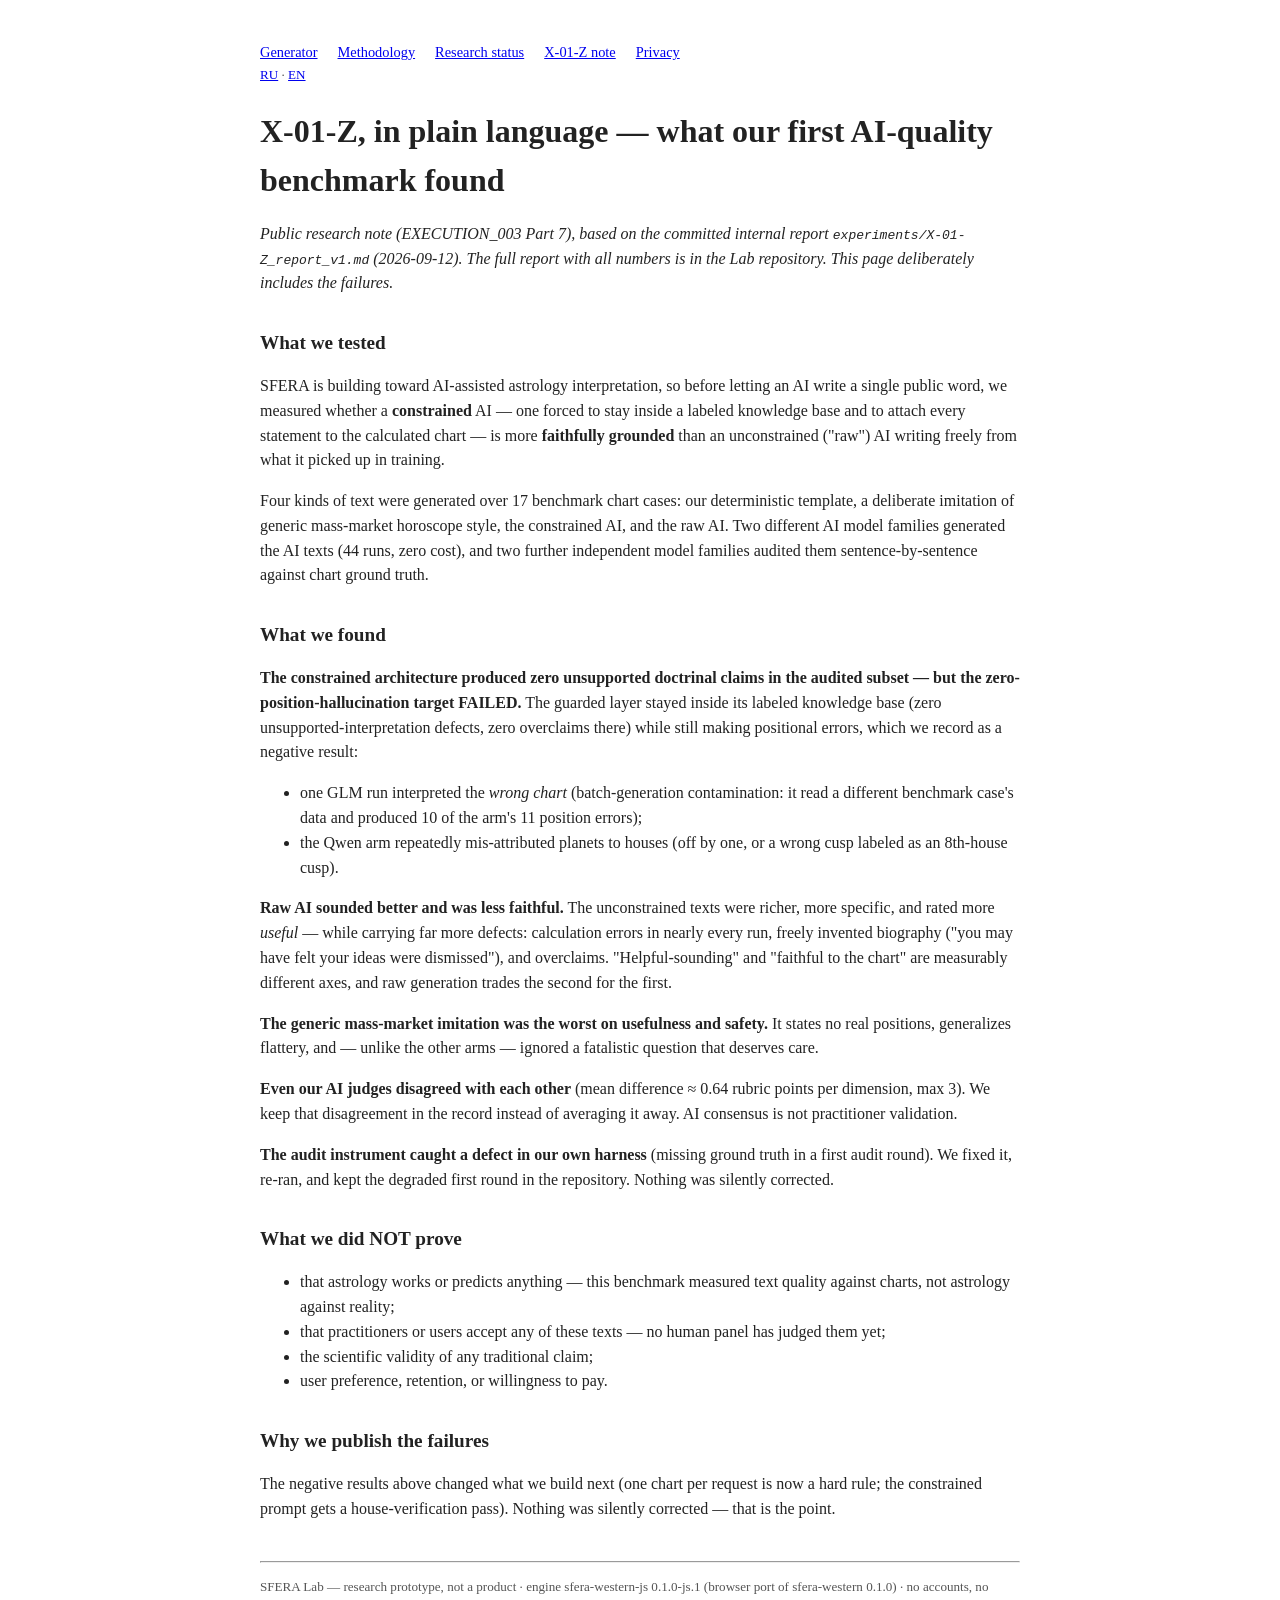
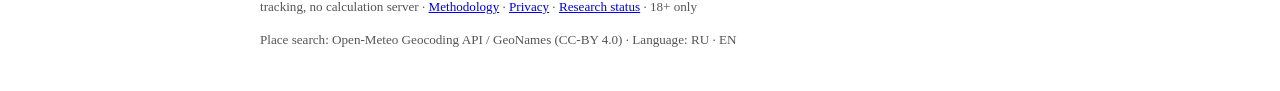
<file: en/research/x01z.html>
<!doctype html>
<html lang="en">
<head>
<meta charset="utf-8">
<meta http-equiv="Content-Security-Policy" content="default-src 'self'; script-src 'self'; style-src 'self' 'unsafe-inline'; img-src 'self' data:; connect-src 'self' https://geocoding-api.open-meteo.com; form-action 'none'; base-uri 'none'">
<meta name="viewport" content="width=device-width,initial-scale=1">
<title>SFERA Lab — X-01-Z benchmark in plain language (including failures)</title>
<meta name="description" content="What our first AI-interpretation quality benchmark found — including the negative results: wrong-chart contamination, house errors, and the useful-but-unfaithful raw-AI trade-off.">
<link rel="canonical" href="https://aivanizki-bit.github.io/sfera-lab/en/research/x01z.html">
<link rel="alternate" hreflang="ru" href="https://aivanizki-bit.github.io/sfera-lab/research/x01z.html">
<link rel="alternate" hreflang="en" href="https://aivanizki-bit.github.io/sfera-lab/en/research/x01z.html">
<meta property="og:title" content="SFERA Lab — X-01-Z benchmark in plain language (including failures)">
<meta property="og:description" content="What our first AI-interpretation quality benchmark found — including the negative results: wrong-chart contamination, house errors, and the useful-but-unfaithful raw-AI trade-off.">
<meta property="og:url" content="https://aivanizki-bit.github.io/sfera-lab/en/research/x01z.html">
<meta property="og:type" content="website">
<meta name="twitter:card" content="summary">
<link rel="icon" href="../../favicon.svg" type="image/svg+xml">
<link rel="stylesheet" href="../../css/site.css">
</head>
<body>
<nav><a href="../../index.html">Generator</a>  <a href="../../about.html">Methodology</a>  <a href="../../lab-status.html">Research status</a>  <a href="../../research/x01z.html">X-01-Z note</a>  <a href="../../privacy.html">Privacy</a></nav>
<div class="lang-switch small"><a href="https://aivanizki-bit.github.io/sfera-lab/research/x01z.html">RU</a> · <a href="https://aivanizki-bit.github.io/sfera-lab/en/research/x01z.html" class="cur">EN</a></div>
<h1> X-01-Z, in plain language — what our first AI-quality benchmark found</h1>
<p><em>Public research note (EXECUTION_003 Part 7), based on the committed internal report <code>experiments/X-01-Z_report_v1.md</code> (2026-09-12). The full report with all numbers is in the Lab repository. This page deliberately includes the failures.</em></p>
<h2> What we tested</h2>
<p>SFERA is building toward AI-assisted astrology interpretation, so before letting an AI write a single public word, we measured whether a <strong>constrained</strong> AI — one forced to stay inside a labeled knowledge base and to attach every statement to the calculated chart — is more <strong>faithfully grounded</strong> than an unconstrained ("raw") AI writing freely from what it picked up in training.</p>
<p>Four kinds of text were generated over 17 benchmark chart cases: our deterministic template, a deliberate imitation of generic mass-market horoscope style, the constrained AI, and the raw AI. Two different AI model families generated the AI texts (44 runs, zero cost), and two further independent model families audited them sentence-by-sentence against chart ground truth.</p>
<h2> What we found</h2>
<p><strong>The constrained architecture produced zero unsupported doctrinal claims in the audited subset — but the zero-position-hallucination target FAILED.</strong> The guarded layer stayed inside its labeled knowledge base (zero unsupported-interpretation defects, zero overclaims there) while still making positional errors, which we record as a negative result:</p>
<ul><li>one GLM run interpreted the <em>wrong chart</em> (batch-generation contamination: it read a different benchmark case's data and produced 10 of the arm's 11 position errors);</li><li>the Qwen arm repeatedly mis-attributed planets to houses (off by one, or a wrong cusp labeled as an 8th-house cusp).</li></ul>
<p><strong>Raw AI sounded better and was less faithful.</strong> The unconstrained texts were richer, more specific, and rated more <em>useful</em> — while carrying far more defects: calculation errors in nearly every run, freely invented biography ("you may have felt your ideas were dismissed"), and overclaims. "Helpful-sounding" and "faithful to the chart" are measurably different axes, and raw generation trades the second for the first.</p>
<p><strong>The generic mass-market imitation was the worst on usefulness and safety.</strong> It states no real positions, generalizes flattery, and — unlike the other arms — ignored a fatalistic question that deserves care.</p>
<p><strong>Even our AI judges disagreed with each other</strong> (mean difference ≈ 0.64 rubric points per dimension, max 3). We keep that disagreement in the record instead of averaging it away. AI consensus is not practitioner validation.</p>
<p><strong>The audit instrument caught a defect in our own harness</strong> (missing ground truth in a first audit round). We fixed it, re-ran, and kept the degraded first round in the repository. Nothing was silently corrected.</p>
<h2> What we did NOT prove</h2>
<ul><li>that astrology works or predicts anything — this benchmark measured text quality against charts, not astrology against reality;</li><li>that practitioners or users accept any of these texts — no human panel has judged them yet;</li><li>the scientific validity of any traditional claim;</li><li>user preference, retention, or willingness to pay.</li></ul>
<h2> Why we publish the failures</h2>
<p>The negative results above changed what we build next (one chart per request is now a hard rule; the constrained prompt gets a house-verification pass). Nothing was silently corrected — that is the point.</p>
<footer>
<hr>
<p class="small">SFERA Lab — research prototype, not a product · engine sfera-western-js 0.1.0-js.1 (browser port of sfera-western 0.1.0) · no accounts, no tracking, no calculation server · <a href="../../about.html">Methodology</a> · <a href="../../privacy.html">Privacy</a> · <a href="../../lab-status.html">Research status</a> · 18+ only</p>
<p class="small">Place search: Open-Meteo Geocoding API / GeoNames (CC-BY 4.0) · Language: RU · EN</p>
</footer>
<script src="../../js/astronomy.browser.min.js" integrity="sha384-LTVHvxfbG3XHla4Lu0C0s9U18B2sBOuzJIeOoVHm2t05SOOORvMbBMEVjXrGau9g" crossorigin="anonymous"></script>
<script src="../../js/sfera_engine.js" integrity="sha384-KIATxuj5k4JMF1giAWqOHjr19UPkKPYPuQefKx5R+RgIFrTwOxZ0afq+CdrvsyRZ" crossorigin="anonymous"></script>
<script src="../../js/telemetry_config.js" integrity="sha384-8AUZLrIeW+tw/q3HrUzURcpvlZ0y8GVWcr1Aydgn6uV/kzaFj8cknkIzP+9DHNjK" crossorigin="anonymous"></script>
<script src="../../js/telemetry.js" integrity="sha384-HJe38uODgSvCQHh/d24Jyy6nQAyTenlsqLNq8i+uJn9Eg3KYOWyNeFivhIGvLIoK" crossorigin="anonymous"></script>
<script src="../../js/places.js" integrity="sha384-shFYHfHngnt6U8LUBe6HHNXgyCa4XeDaJeDT1rKSFeUBRWlBTmIAYJW4fWk6oTTO" crossorigin="anonymous"></script>
<script src="../../js/reading2.js" integrity="sha384-+v7lq2r8WhoQGrgeQcSr1Y6F+1oKHsDmJmG3MbY7LjR56n8/7xzpBkK7oS3Ri09M" crossorigin="anonymous"></script>
<script src="../../js/app.js" integrity="sha384-QB+GfQnBYEeeAZuoGnd7PxzBF7v8IYG62VTY8pzAcTWHHrcAIBmvAToAA4vU+RSC" crossorigin="anonymous"></script>
</body>
</html>
</file>
<file: css/site.css>
html{color-scheme:light}
body{font-family:Georgia,serif;max-width:760px;margin:2.5rem auto;padding:0 1rem;
line-height:1.55;color:#222;background:#fff}h1{margin-bottom:.2rem}h2{margin-top:2rem;font-size:1.2rem}
label{display:block;margin-top:1rem}input,select{width:100%;padding:.45rem;font-size:1rem}
button{margin-top:1.4rem;padding:.6rem 1.4rem;font-size:1rem}
.disc{border:1px solid #ccc;padding:.8rem;font-size:.9rem;margin:1rem 0;background:#fafafa}
.chip{display:inline-block;border:1px solid #888;border-radius:3px;padding:.1rem .5rem;
font-size:.78rem;margin:.15rem .3rem .15rem 0;background:#fff}
table{border-collapse:collapse;width:100%;margin:.6rem 0;font-size:.95rem}
td,th{border:1px solid #ccc;padding:.3rem .55rem;text-align:left}th{background:#f2f2f2}
pre{white-space:pre-wrap;font-family:inherit}.small{font-size:.82rem;color:#555}
.flag{font-family:monospace;font-size:.8rem}.warn{background:#fff7e0;border-color:#d9b44a}
nav a{margin-right:1rem;font-size:.9rem}
.err{border:1px solid #b00;background:#fff2f2;padding:.8rem;margin:1rem 0}
footer{margin-top:2.5rem}
@media (max-width:480px){body{margin:1rem auto}table{font-size:.85rem}}
/* EXECUTION_004: place picker combobox, feedback instrument, a11y baseline */
#city-list{list-style:none;margin:.2rem 0 0;padding:0;border:1px solid #999;
max-height:280px;overflow:auto;background:#fff;z-index:5;position:relative}
.city-opt{padding:.4rem .55rem;cursor:pointer;border-bottom:1px solid #eee}
.city-opt:last-child{border-bottom:0}
.city-opt[aria-selected="true"],.city-opt:hover{background:#eef3fa}
.city-name{font-weight:bold}
.city-sub{font-size:.78rem;color:#555}
.city-empty{padding:.4rem .55rem;color:#555;font-style:italic}
.feedback{border:1px solid #ccc;padding:.7rem .9rem;margin-top:1.4rem;background:#fafafa}
.feedback legend{font-weight:bold;padding:0}
.feedback .fb-opt{display:inline-block;margin-right:.9rem}
.feedback label{margin-top:.5rem}
input:focus-visible,select:focus-visible,textarea:focus-visible,button:focus-visible,
[role="option"]:focus-visible,a:focus-visible{outline:2px solid #2c5a8f;outline-offset:1px}
:focus{outline:2px solid #2c5a8f;outline-offset:1px}
.city-status{font-size:.8rem;color:#555;min-height:1em}
fieldset{margin:.6rem 0;padding:.3rem .6rem}
@media (max-width:480px){#city-list{max-height:220px}}
/* EXECUTION_004 addendum: human reading layer */
.human-reading{border:1px solid #2c5a8f33;background:#f5f8fc;padding:.6rem .9rem;margin:1rem 0}
.human-reading h2{margin-top:.4rem}
.hr-block{margin:.7rem 0;padding:.3rem 0;border-top:1px dashed #2c5a8f22}
.hr-block:first-of-type{border-top:0}
.hr-block h3{margin:.35rem 0;font-size:1.02rem}
.hr-block p{margin:.3rem 0}
details.tech{border:1px solid #ccc;background:#fafafa;padding:.4rem .7rem;margin:1rem 0}
details.tech summary{cursor:pointer;font-weight:bold}
details.tech[open]{padding-bottom:.8rem}

/* EXECUTION_005: human reading v0.2 */
.human-reading.hr2{border:1px solid #2c5a8f33;background:#f7f9fc;padding:.7rem 1rem;margin:1rem 0}
.human-reading.hr2 h2{margin-top:.2rem;font-size:1.35rem}
.hr2 .hr-block h3{font-size:1.05rem;margin:.5rem 0 .2rem}
.hr2 .hr-block p{margin:.35rem 0}
.hr-ev{margin:.4rem 0 .2rem;border-top:1px dashed #9992;padding-top:.25rem}
.hr-ev summary{cursor:pointer;font-size:.82rem;color:#2c5a8f}
.hr-ev ul{margin:.2rem 0;padding-left:1.1rem}
details.tech{border:1px solid #ccc;background:#fafafa;padding:.4rem .7rem;margin:1rem 0}
details.tech summary{cursor:pointer;font-weight:bold}
</file>
